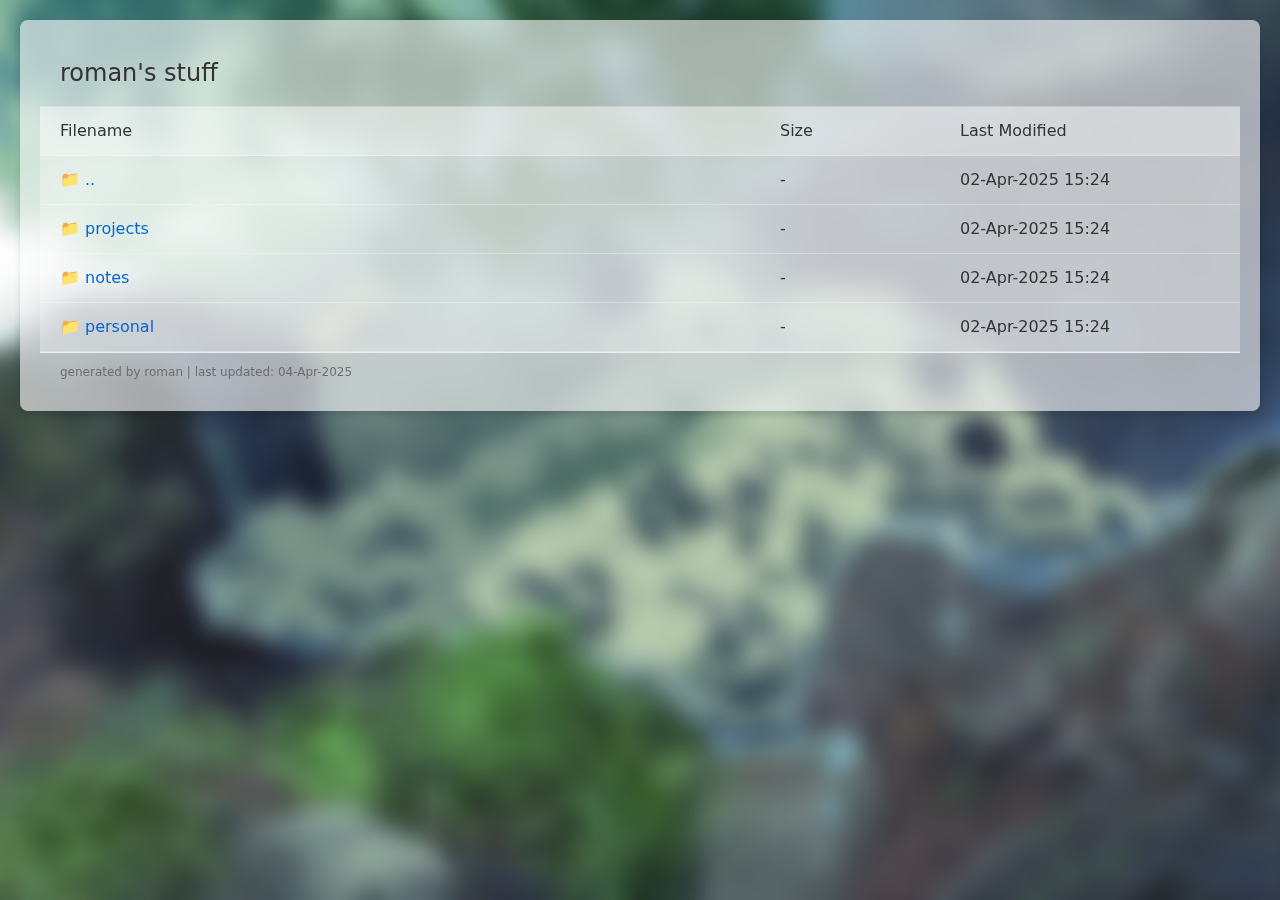
<file: blog/index.html>
<!DOCTYPE html>
<html lang="en">
<head>
  <meta http-equiv="Cache-Control" content="no-cache, no-store, must-revalidate">
  <meta http-equiv="Pragma" content="no-cache">
  <meta http-equiv="Expires" content="0">
  <meta charset="UTF-8">
  <meta name="viewport" content="width=device-width, initial-scale=1.0">
  <title> Index of /blog/ </title>
  <style>
    body {
      font-family: system-ui, -apple-system, BlinkMacSystemFont, 'Segoe UI', Roboto, Arial, sans-serif;
      line-height: 1.5;
      margin: 0;
      padding: 20px;
      color: #333;
      background-image: url('/assets/static/bg3.png');
      background-size: cover;
      background-position: center;
      background-attachment: fixed;
    }
    .container {
      max-width: 1200px;
      margin: 0 auto;
      background-color: rgba(255, 255, 255, 0.6);
      border-radius: 8px;
      box-shadow: 0 4px 6px rgba(0,0,0,0.1);
      overflow: hidden;
      backdrop-filter: blur(10px);
      padding: 20px;
    }
    .header {
      padding: 15px 20px;
      border-bottom: 1px solid rgba(255, 255, 255, 0.3);
    }
    h1 {
      font-size: 24px;
      margin: 0;
      font-weight: 500;
      color: #333;
    }
    table {
      width: 100%;
      border-collapse: collapse;
    }
    th {
      text-align: left;
      padding: 12px 20px;
      border-bottom: 1px solid rgba(255, 255, 255, 0.3);
      font-weight: 500;
      color: #333;
      background-color: rgba(255, 255, 255, 0.5);
    }
    td {
      padding: 12px 20px;
      border-bottom: 1px solid rgba(255, 255, 255, 0.3);
      background-color: rgba(255, 255, 255, 0.3);
    }
    tr:hover {
      background-color: rgba(255, 255, 255, 0.5);
    }
    a {
      color: #0366d6;
      text-decoration: none;
    }
    a:hover {
      text-decoration: underline;
    }
    .file-icon {
      color: #8e8e93;
      font-size: 16px;
      margin-right: 5px;
    }
    .folder-icon {
      color: #0366d6;
      font-size: 16px;
      margin-right: 5px;
    }
    .parent {
      display: flex;
      align-items: center;
      cursor: pointer;
    }
    .indent {
      padding-left: 30px;
    }
    .footer {
      padding: 10px 20px;
      color: #6e6e6e;
      font-size: 12px;
      border-top: 1px solid #eee;
    }
  </style>
</head>
<body>

  <div class="container">
    <div class="header"><h1>roman's stuff</h1></div>
    <table>
      <thead>
        <tr><th style="width: 60%">Filename</th><th style="width: 15%">Size</th><th style="width: 25%">Last Modified</th></tr>
      </thead>
      <tbody>
        <tr><td><a href="../" class="parent"><span class="folder-icon">📁</span> ..</a></td><td>-</td><td>02-Apr-2025 15:24</td></tr>
        <tr><td><a href="javascript:void(0);" class="parent" onclick="toggleDropdown('networking-dropdown', 'networking-icon')"><span class="folder-icon" id="networking-icon">📁</span> projects</a></td><td>-</td><td>02-Apr-2025 15:24</td></tr>
      </tbody>
      <tbody id="networking-dropdown" style="display: none;">
        <tr><td class="indent"><a href="DNS-Server.html"><span class="file-icon">📄</span> Building a Self-Hosted DNS Server To Maximize Focus</a></td><td>3 KB</td><td>02-Apr-2025 15:26</td></tr>
        <tr><td class="indent"><a href="../placeholder/"><span class="file-icon">📄</span> Turning an iPhone 4 Into a Home Network Utility</a></td><td>2 KB</td><td>31-Jan-2023 15:26</td></tr>
        <tr><td class="indent"><a href="#"><span class="file-icon">📄</span> Automating Daily Nmap Scans With Bash</a></td><td>1 KB</td><td>13-Mar-2023 15:26</td></tr>
        <tr><td class="indent"><a href="Linux-Automation.html"><span class="file-icon">📄</span> Automating my Linux Environment (Dotfiles + Install Script)</a></td><td>—</td><td>—</td></tr>
        <tr><td class="indent"><a href="#"><span class="file-icon">📄</span> My Home Emulation Machine and FTP Server</a></td><td>—</td><td>—</td></tr>
        <tr><td class="indent"><a href="Future-Plans.html"><span class="file-icon">📄</span> 「 Current Projects & Future Plans 」</a></td><td>—</td><td>—</td></tr>
      </tbody>
      <tbody>
        <tr><td><a href="javascript:void(0);" class="parent" onclick="toggleDropdown('tech-dropdown', 'tech-icon')"><span class="folder-icon" id="tech-icon">📁</span> notes</a></td><td>-</td><td>02-Apr-2025 15:24</td></tr>
      </tbody>
      <tbody id="tech-dropdown" style="display: none;">
        <tr><td class="indent"><a href="Subnetting.html"><span class="file-icon">📄</span> Practical Subnetting: My Guide</a></td><td>38.5 KB</td><td>28-Aug-2025</td></tr>
        <tr><td class="indent"><a href="902kc-Guide.html"><span class="file-icon">📄</span> Kyocera 902KC Setup Guide</a></td><td>28.67 KB</td><td>08-Sep-2025 </td></tr>
        <tr><td class="indent"><a href="#"><span class="file-icon">📄</span> My Productivity Workflow + Home Lab</a></td><td>?? KB</td><td>02-Apr-2025 15:24</td></tr>
      </tbody>
      <tbody>
        <tr><td><a href="javascript:void(0);" class="parent" onclick="toggleDropdown('personal-dropdown', 'personal-icon')"><span class="folder-icon" id="personal-icon">📁</span> personal</a></td><td>-</td><td>02-Apr-2025 15:24</td></tr>
      </tbody>
      <tbody id="personal-dropdown" style="display: none;">
        <tr><td class="indent"><a href="photos.html"><span class="file-icon">📄</span> Photos</a></td><td>2 KB</td><td>31-Jan-2023 15:26</td></tr>
      </tbody>
    </table>
    <div class="footer">generated by roman | last updated: 04-Apr-2025</div>
  </div>
  <script>
    function toggleDropdown(id, iconId) {
      const dropdown = document.getElementById(id);
      const icon = document.getElementById(iconId);
      const isOpen = dropdown.style.display === 'table-row-group';
      dropdown.style.display = isOpen ? 'none' : 'table-row-group';
      icon.textContent = isOpen ? '📁' : '📂';
    }
  </script>
</body>
</html>
</file>
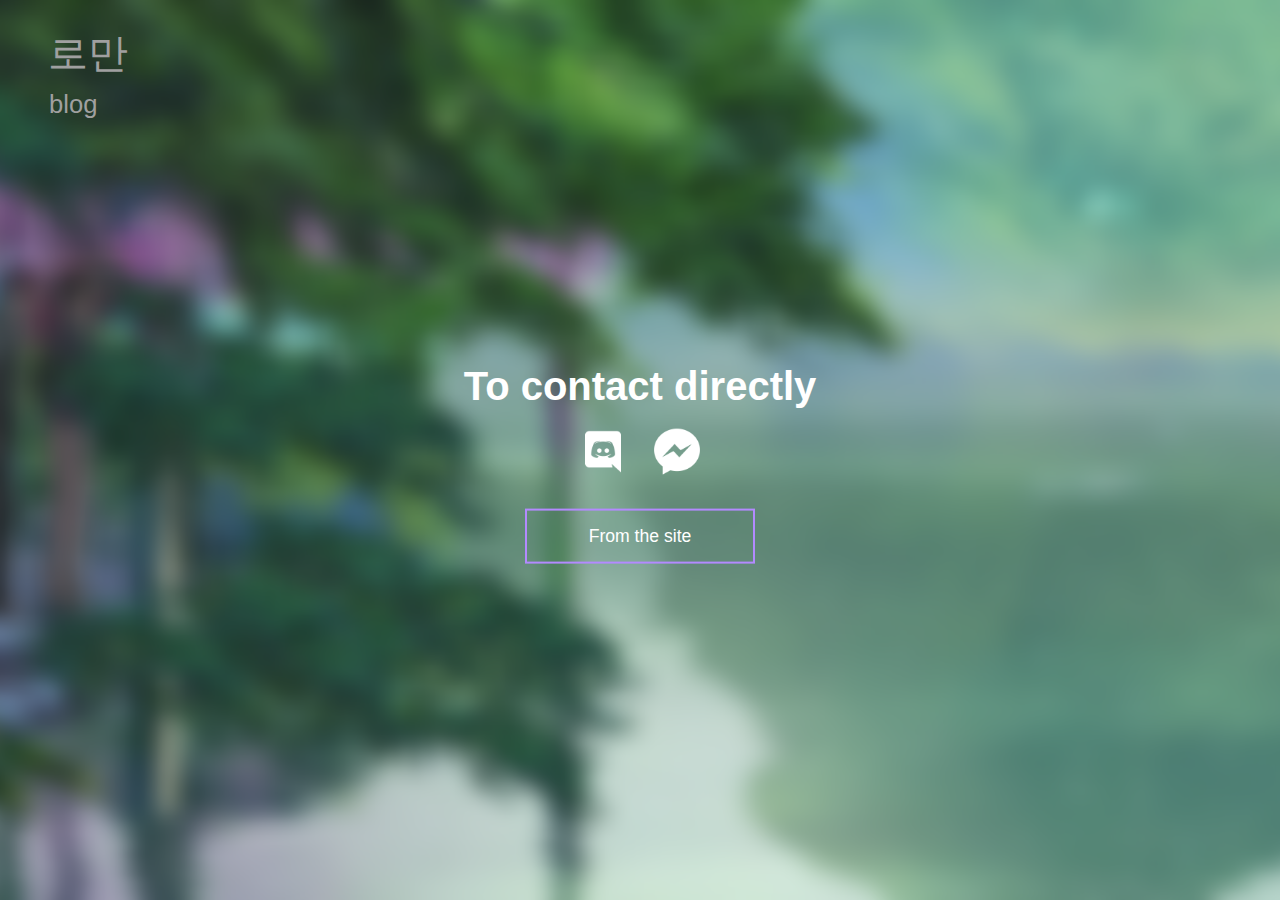
<file: contact/index.html>
<!DOCTYPE html>
<html lang="en">
<head>
  <meta charset="UTF-8" />
  <meta name="viewport" content="width=device-width, initial-scale=1.0" />
  <title>Contact Me</title>
  <link rel="stylesheet" href="/assets/css/contact.css" />
</head>
<body>

<header>
<div style="position: absolute; top: 2px; left: 0px; transform: scale(1);">
  <div class="brand-column">
      <a href="/" class="home-link">로만 </a>
</div>
<div style="position: absolute; left: 49px; top: 88px; transform: scale(1);">
<div class=brand-column">
	<div class="back-button" onclick="window.location.href='/blog'">blog</div>
    </div>
    </div>
</header>

<div class="content">
  <h1>To contact directly</h1>
  <div class="social-icons">
    <a href="https://discordlookup.com/user/273254125603651585">
      <img src="/assets/static/discord.png" alt="Discord" />
    </a>
    <a href="https://m.me/hollywoodvishnu/">
      <img src="/assets/static/messenger.png" alt="Messenger" />
    </a>
  </div>
  
  <div class="contact-box" onclick="toggleForm()">From the site</div>
  
  <div class="contact-form" id="contact-form">
    <form action="https://formspree.io/f/meozpjlo" method="POST" enctype="multipart/form-data">
      <label for="email">Email:</label>
      <input type="email" id="email" name="email" required />

      <label for="message">Message:</label>
      <textarea id="message" name="message" rows="4" required oninput="adjustFormSize()"></textarea>

      <div class="file-upload">
        <label for="file-upload-input">
          Send a file (max. 10 Mb)
          <img src="/assets/static/upload.png" alt="Upload" style="width: 18px; height: 18px; margin-left: 6px; vertical-align: middle;" />
        </label>
        <input type="file" id="file-upload-input" name="file-upload" accept="*/*" onchange="updateFileName()" />
        
        <span id="file-info">
          <span id="file-name" class="file-name"></span>
          <span class="remove-file" onclick="removeFile()">
            <img src="/assets/static/trash.png" alt="Remove file" style="width: 19px; height: 19px;" />
          </span>
        </span>
      </div>

      <button type="submit">Send Message</button>
    </form>
  </div>
</div>

<script>
  function toggleForm() {
    const form = document.getElementById('contact-form');
    form.style.display = form.style.display === 'block' ? 'none' : 'block';
  }

  function adjustFormSize() {
    const messageBox = document.getElementById('message');
    const form = document.getElementById('contact-form');
    form.style.minHeight = messageBox.scrollHeight + 100 + 'px';
  }

  function updateFileName() {
    const fileInput = document.getElementById('file-upload-input');
    const fileNameDisplay = document.getElementById('file-name');
    const removeBtn = document.querySelector('.remove-file');

    if (fileInput.files.length > 0) {
      fileNameDisplay.textContent = fileInput.files[0].name;
      fileNameDisplay.style.display = 'inline-block';
      removeBtn.style.display = 'inline-block';
    } else {
      fileNameDisplay.textContent = '';
      fileNameDisplay.style.display = 'none';
      removeBtn.style.display = 'none';
    }
  }

  function removeFile() {
    const fileInput = document.getElementById('file-upload-input');
    const fileNameDisplay = document.getElementById('file-name');
    const removeBtn = document.querySelector('.remove-file');

    fileInput.value = '';
    fileNameDisplay.textContent = '';
    fileNameDisplay.style.display = 'none';
    removeBtn.style.display = 'none';
  }
</script>

</body>
</html>
</file>
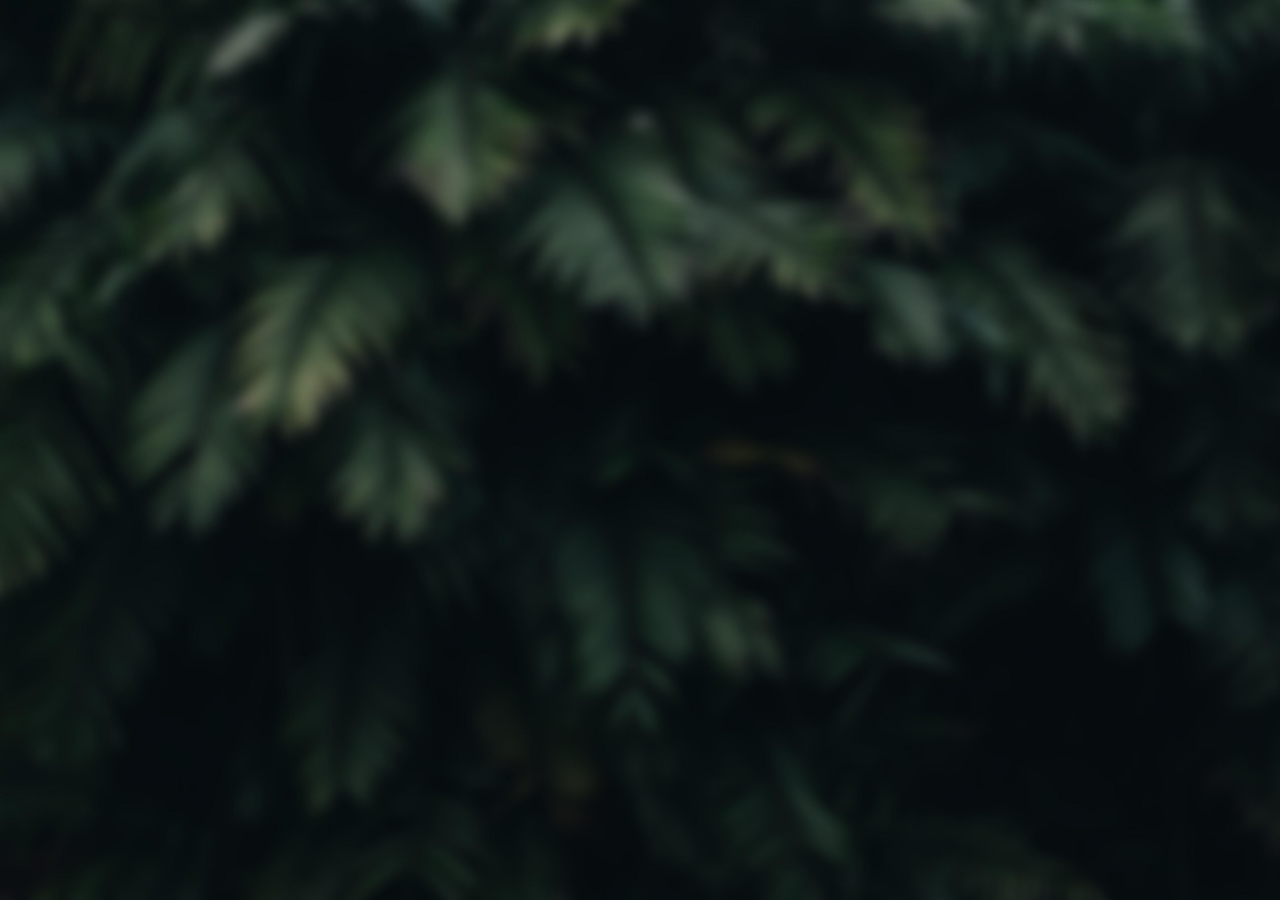
<file: links/index.html>
<!DOCTYPE html>
<html lang="en">
<head>
  <meta charset="UTF-8" />
  <meta name="viewport" content="width=device-width, initial-scale=1.0" />
  <title>Links - Roman Todd</title>

  <style>
    @import url('https://fonts.googleapis.com/css2?family=Geist+Mono:wght@300;400;500;600&display=swap');

    body {
      font-family: 'Geist Mono', monospace;
      margin: 0;
      padding: 0;
      display: flex;
      flex-direction: column;
      align-items: center;
      justify-content: flex-start;
      background-size: cover;
      background-position: center;
      background-repeat: no-repeat;
      min-height: 100vh;
      overflow: hidden;
    }

    .mobile-img {
      display: block;
    }

    .desktop-img {
      display: none;
    }

    @media (min-width: 500px) {
      body {
        justify-content: center;
      }

      .profile-container {
        margin-top: 0;
      }

      .mobile-img {
        display: none;
      }

      .desktop-img {
        display: block;
      }
    }

    .profile-container {
      display: flex;
      flex-direction: column;
      align-items: center;
      margin-top: 30px;
      text-align: center;
    }

    .profile-pic {
      width: 110px;
      height: 110px;
      border-radius: 50%;
      margin-bottom: 12px;
      margin-left: 5px;
      background-image: url('/assets/static/links-frame.jpg');
      background-size: cover;
      background-position: center;
    }

    .name {
      color: #757575;
      font-size: 1.7rem;
      margin: 0;
      font-style: italic;
      padding-left: 10px;
      text-align: center;
    }

    .korean-name {
      color: #757575;
      font-size: 1.3rem;
      font-style: italic;
      margin: 5px 0 10px 0;
      position: relative;
      left: -2px;
      text-align: center;
    }

    .links {
      width: 200%;
      max-width: 400px;
      display: flex;
      flex-direction: column;
      gap: 12px;
      padding: 15px;
      position: relative;
      margin-left: -110px;
    }

    .link-item {
      background: white;
      padding: 14px;
      border-radius: 10px;
      text-align: center;
      text-decoration: none;
      color: #333;
      font-size: 1.1rem;
      border: 1px solid #e0e0e0;
    }

    .link-item:hover {
      background: #eaeaea;
    }

    .page-wrapper {
      opacity: 0;
      transform: translateY(-20px);
      animation: fadeSlide 1s ease forwards;
    }

    @keyframes fadeSlide {
      to {
        opacity: 1;
        transform: translateY(0);
      }
    }

    @media (max-width: 500px) {
      .page-wrapper {
        transform: scale(0.85);
        margin-top: 40px;
        transform-origin: top center;
      }
    }

    @media (max-width: 500px) {
      body {
        transform: scale(0.90);
        margin-top: 40px;
        transform-origin: top center;
      }
    }

    .ascii-smile {
      color: #757575;
      font-style: italic;
      font-size: 1.1rem;
      text-align: center;
      margin-top: 5px;
      position: relative;
      left: 2px;
    }
  </style>
</head>

<body style="background-image: url('/assets/static/links.jpeg');">
  <div class="page-wrapper">

    <div class="profile-container">
      <div class="profile-pic"></div>
      <h1 class="name">Roman Todd ︎</h1>
      <h2 class="korean-name">「 로만 」</h2>
    </div>

    <div class="links">
      <a href="https://rjtodd.org/" class="link-item">website</a>
      <a href="https://www.youtube.com/@romxn4k/" class="link-item">youtube</a>
      <a href="https://rjtodd.org/contact/" class="link-item">contact</a>
    </div>

    <p class="ascii-smile">stay cozy.</p>

  </div>
</body>
</html>
</file>
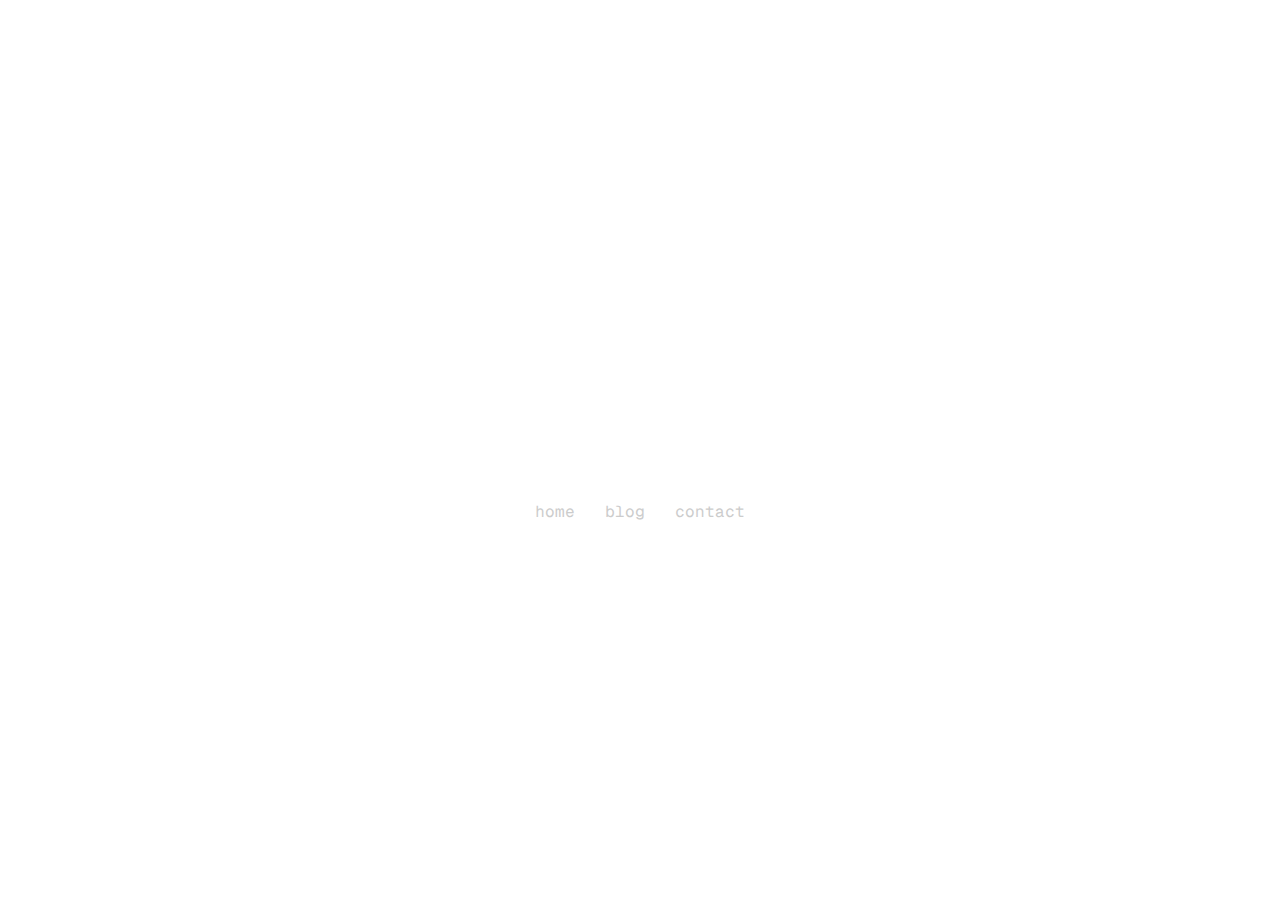
<file: placeholder/index.html>
<!DOCTYPE html>
<html lang="en">
<head>
  <meta charset="UTF-8">
  <title>Roman Todd - Check back soon!</title>
  <link href="https://fonts.googleapis.com/css2?family=Geist+Mono&display=swap" rel="stylesheet">
  <style>
    body {
      margin: 0;
      height: 100vh;
      display: flex;
      flex-direction: column;
      justify-content: center;
      align-items: center;
      background: url('https://i.imgur.com/u8nOJNV.png') no-repeat center center fixed;
      background-size: cover;
      font-family: 'Geist Mono', monospace;
      color: #fff;
      text-align: center;
    }
    h1 {
      font-size: 2rem;
      margin-bottom: 0.5rem;
    }
    p {
      font-size: 1rem;
      margin-bottom: 1rem;
    }
    .links a {
      margin: 0 10px;
      text-decoration: none;
      color: #ccc;
      transition: color 0.2s ease;
    }
    .links a:hover {
      color: #fff;
    }
  </style>
</head>
<body>
  <h1>Roman Todd - Check back soon!</h1>
  <p>This page is currently under development.</p>
  <div class="links">
    <a href="/">home</a>
    <a href="/blog/">blog</a>
    <a href="/contact/">contact</a>
  </div>
</body>
</html>
</file>
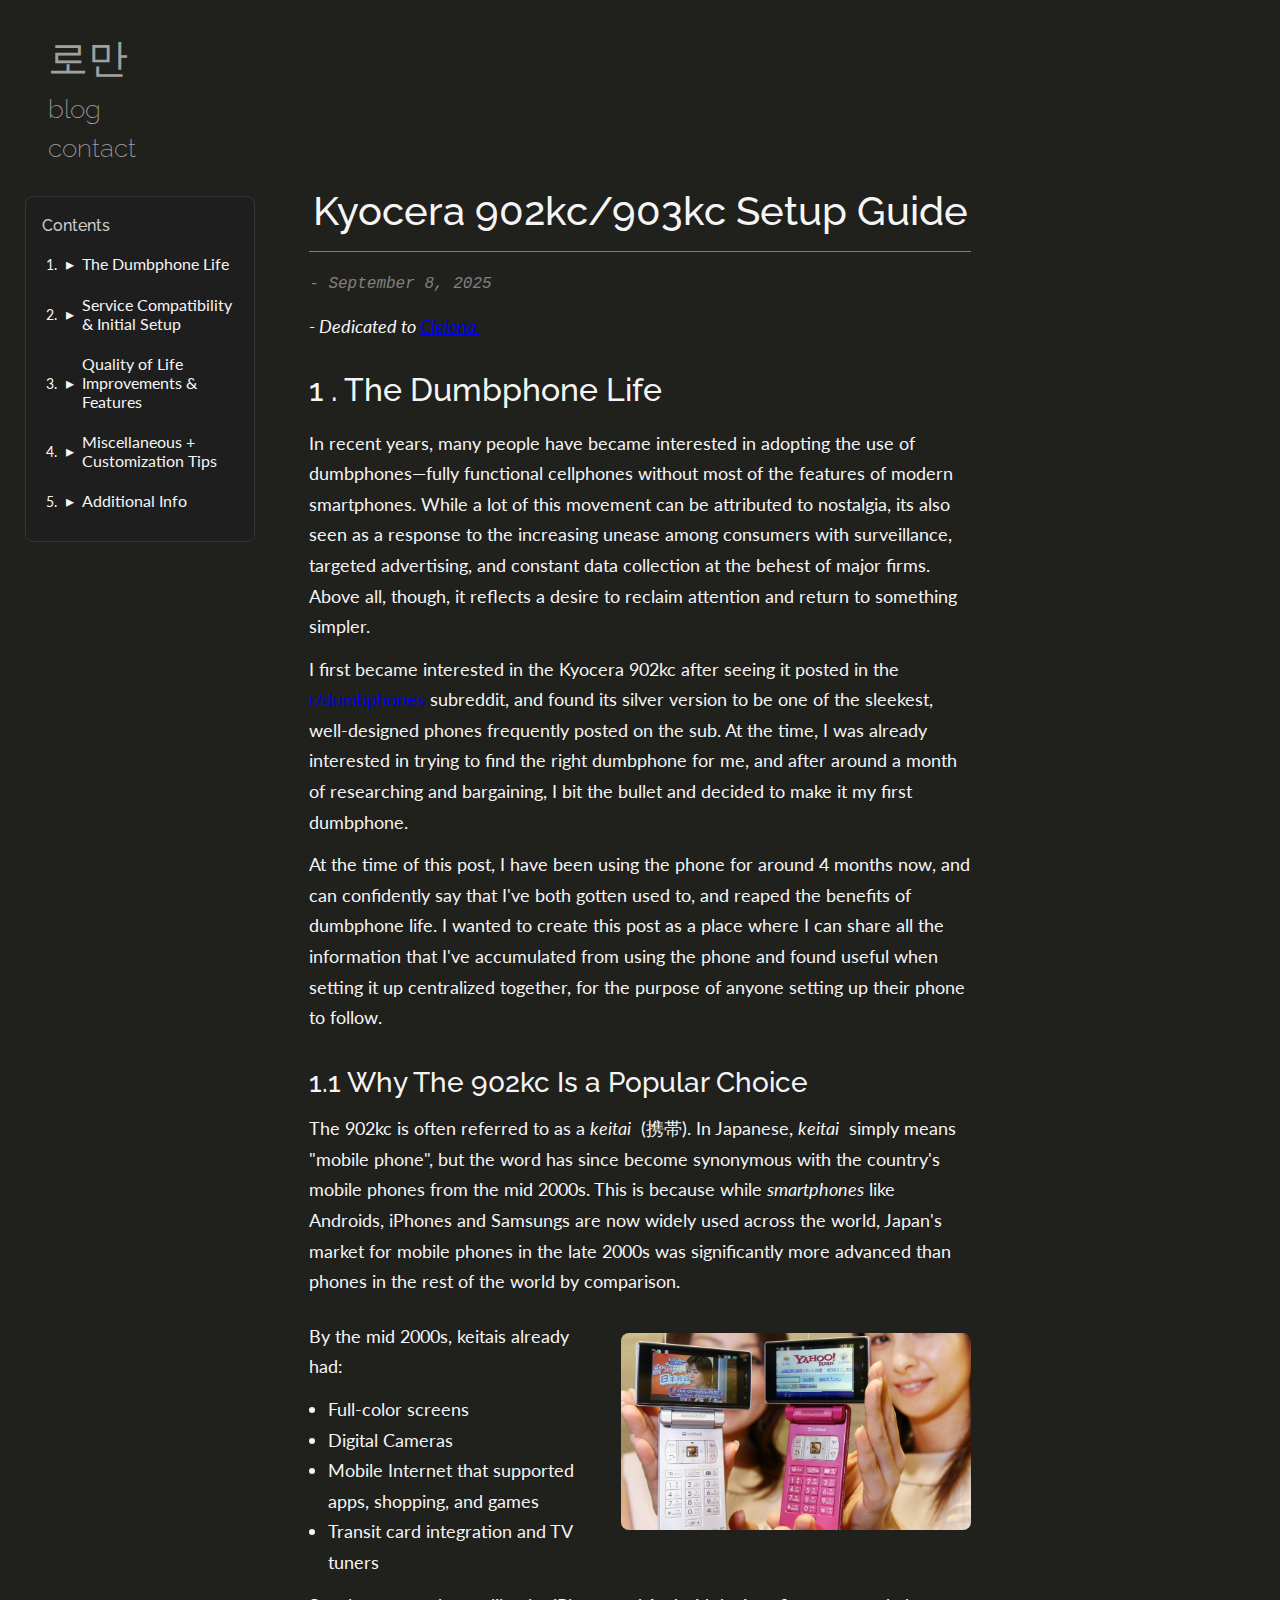
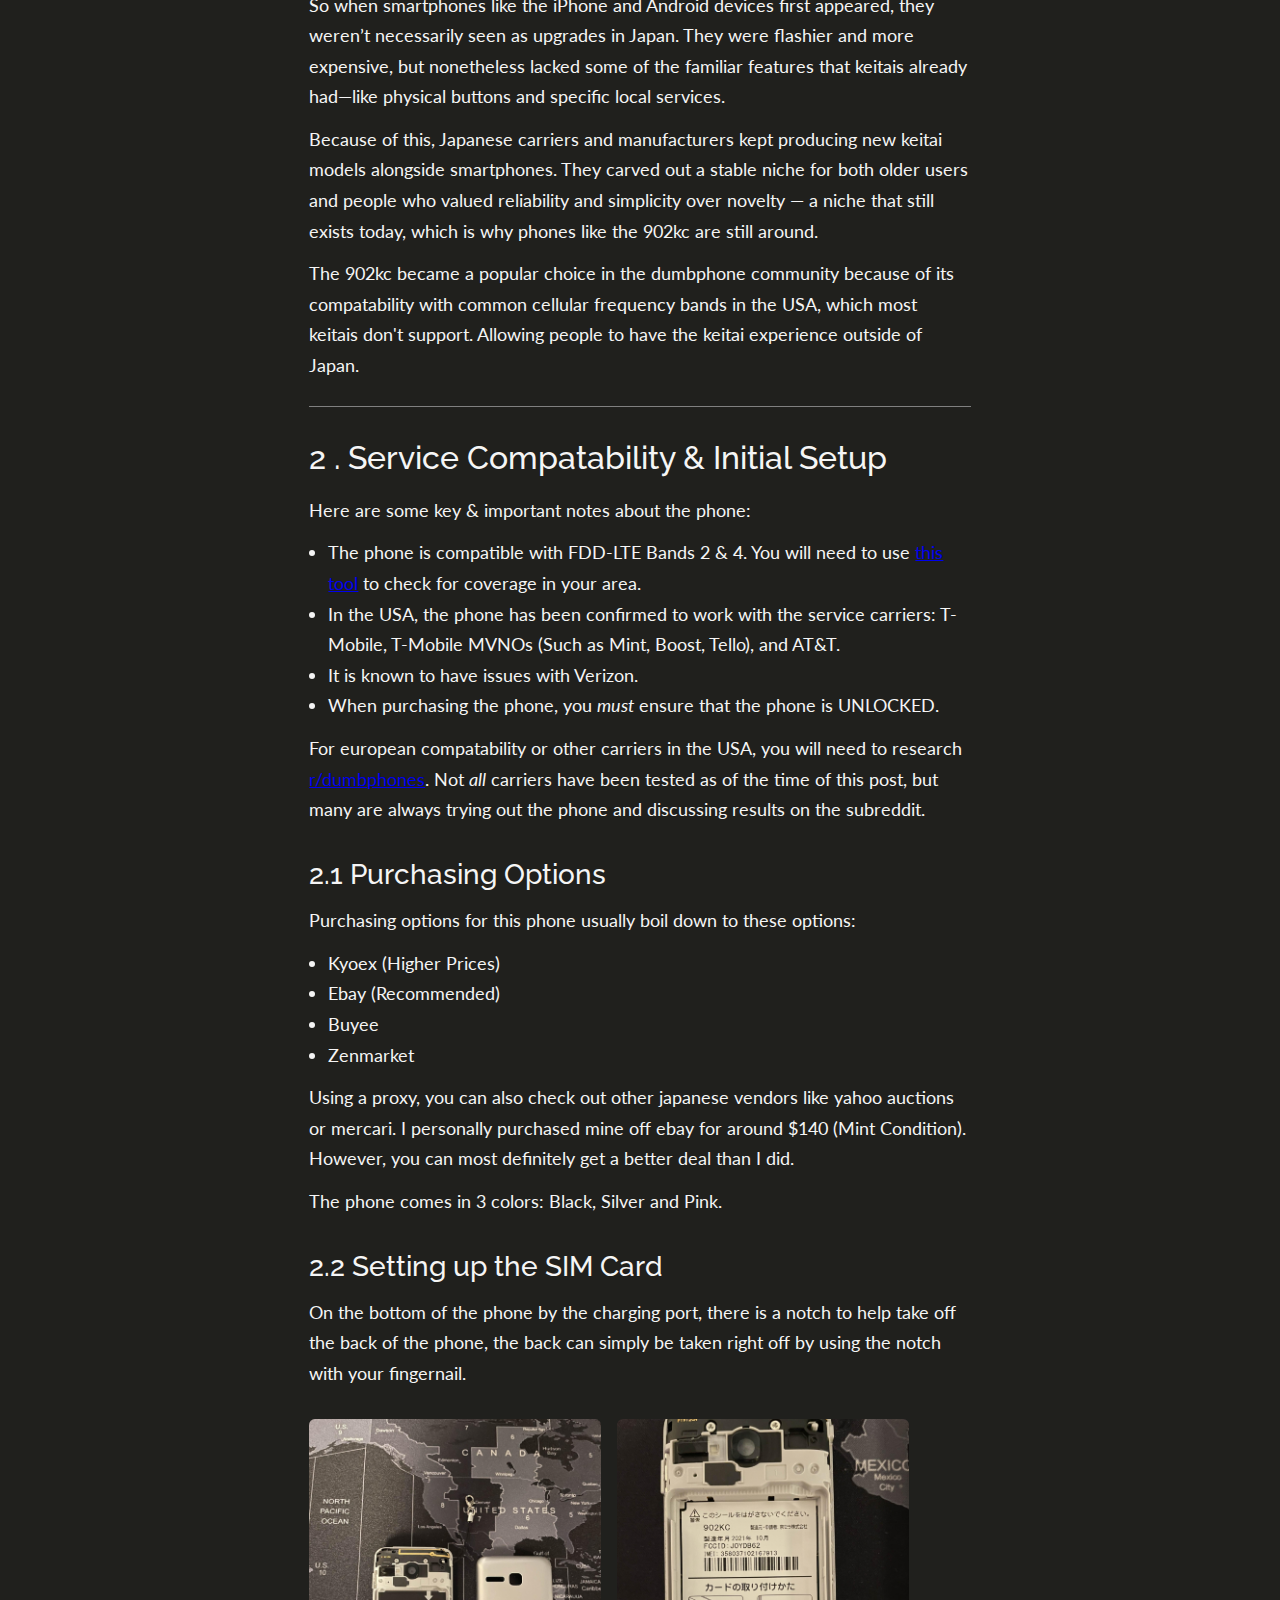
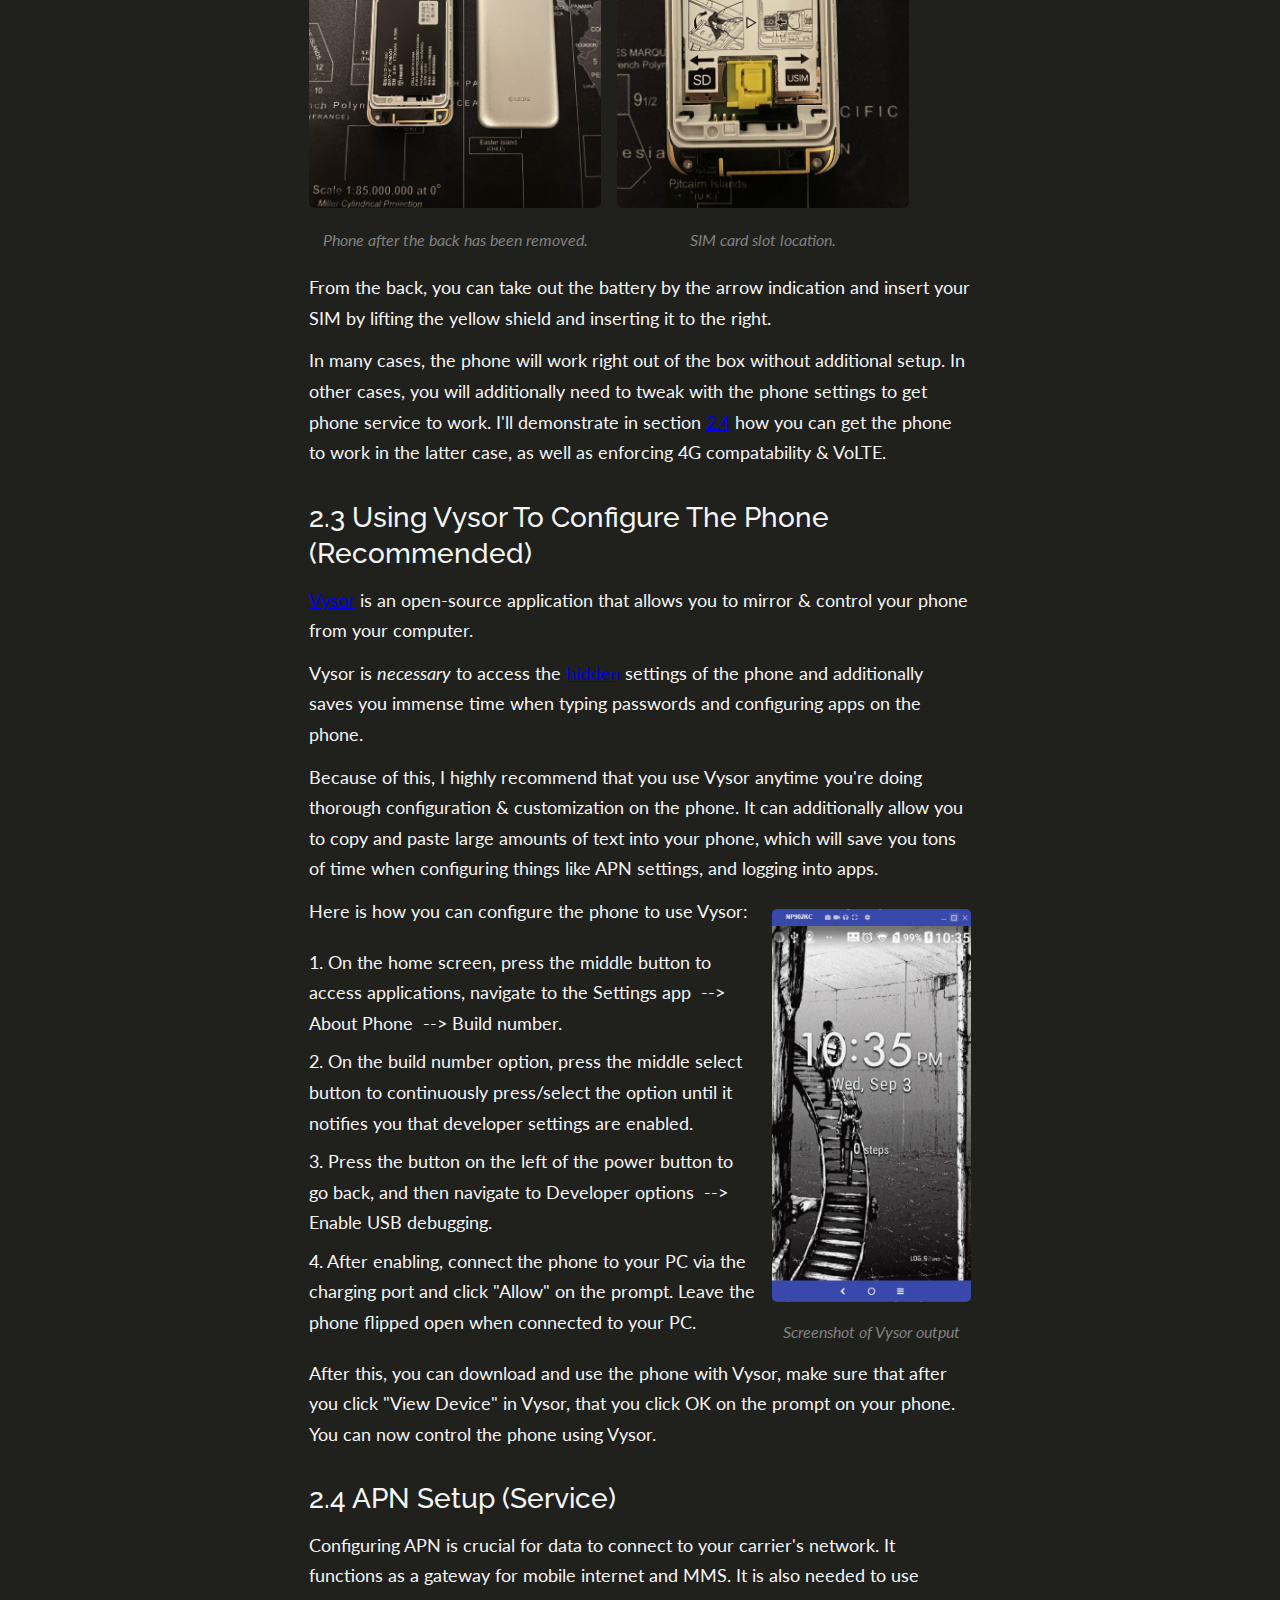
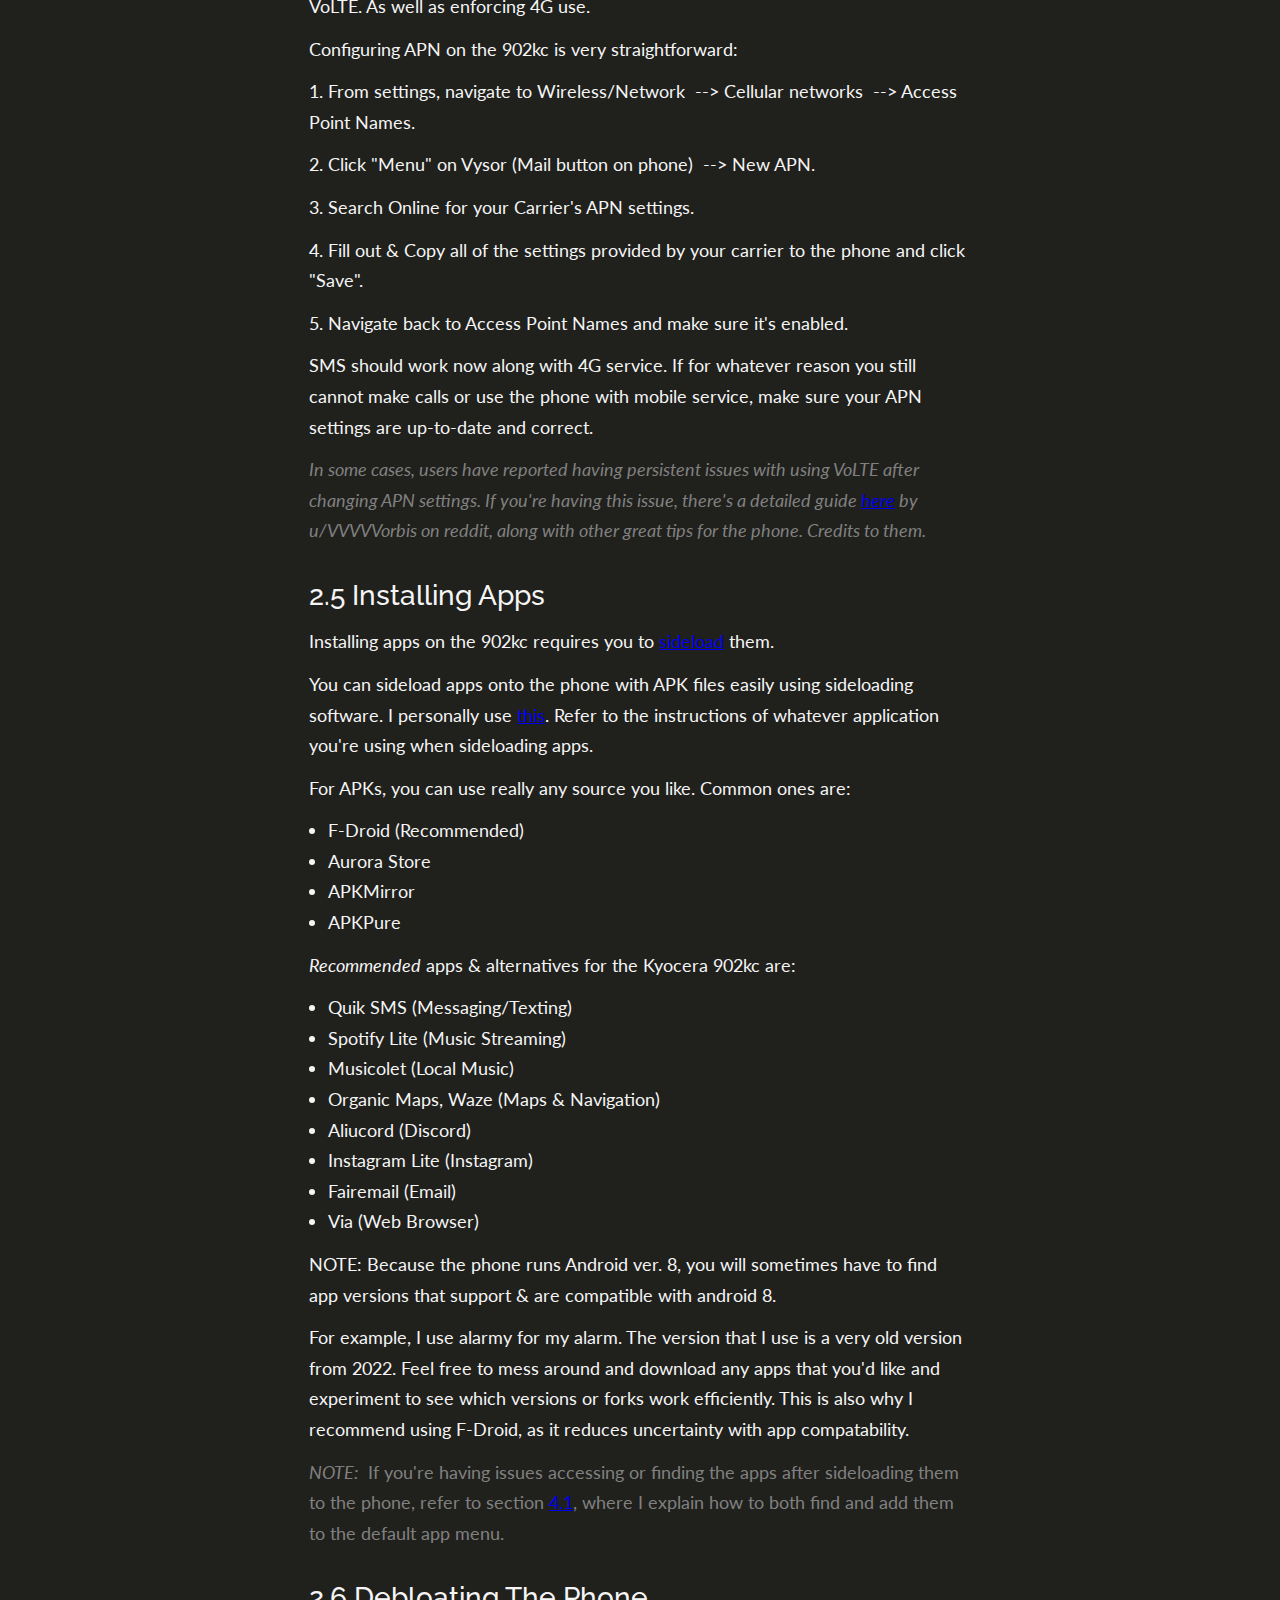
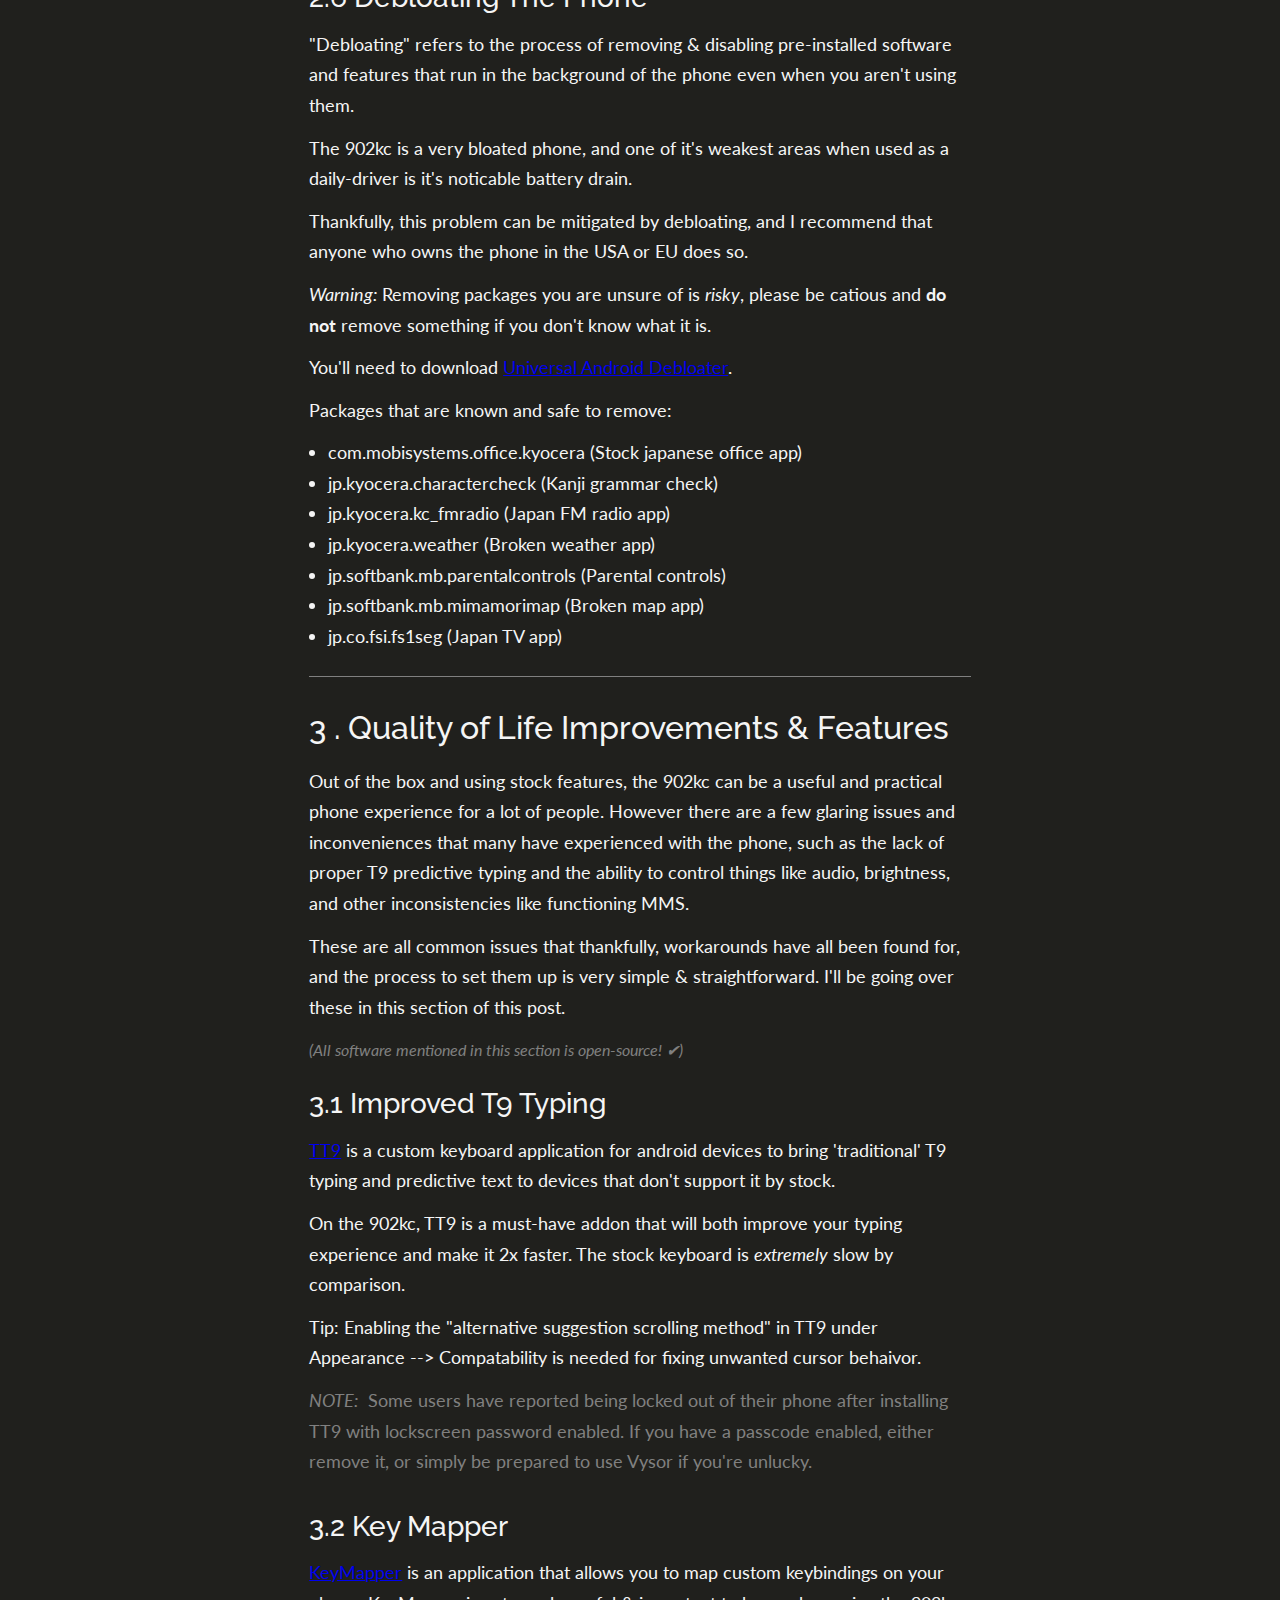
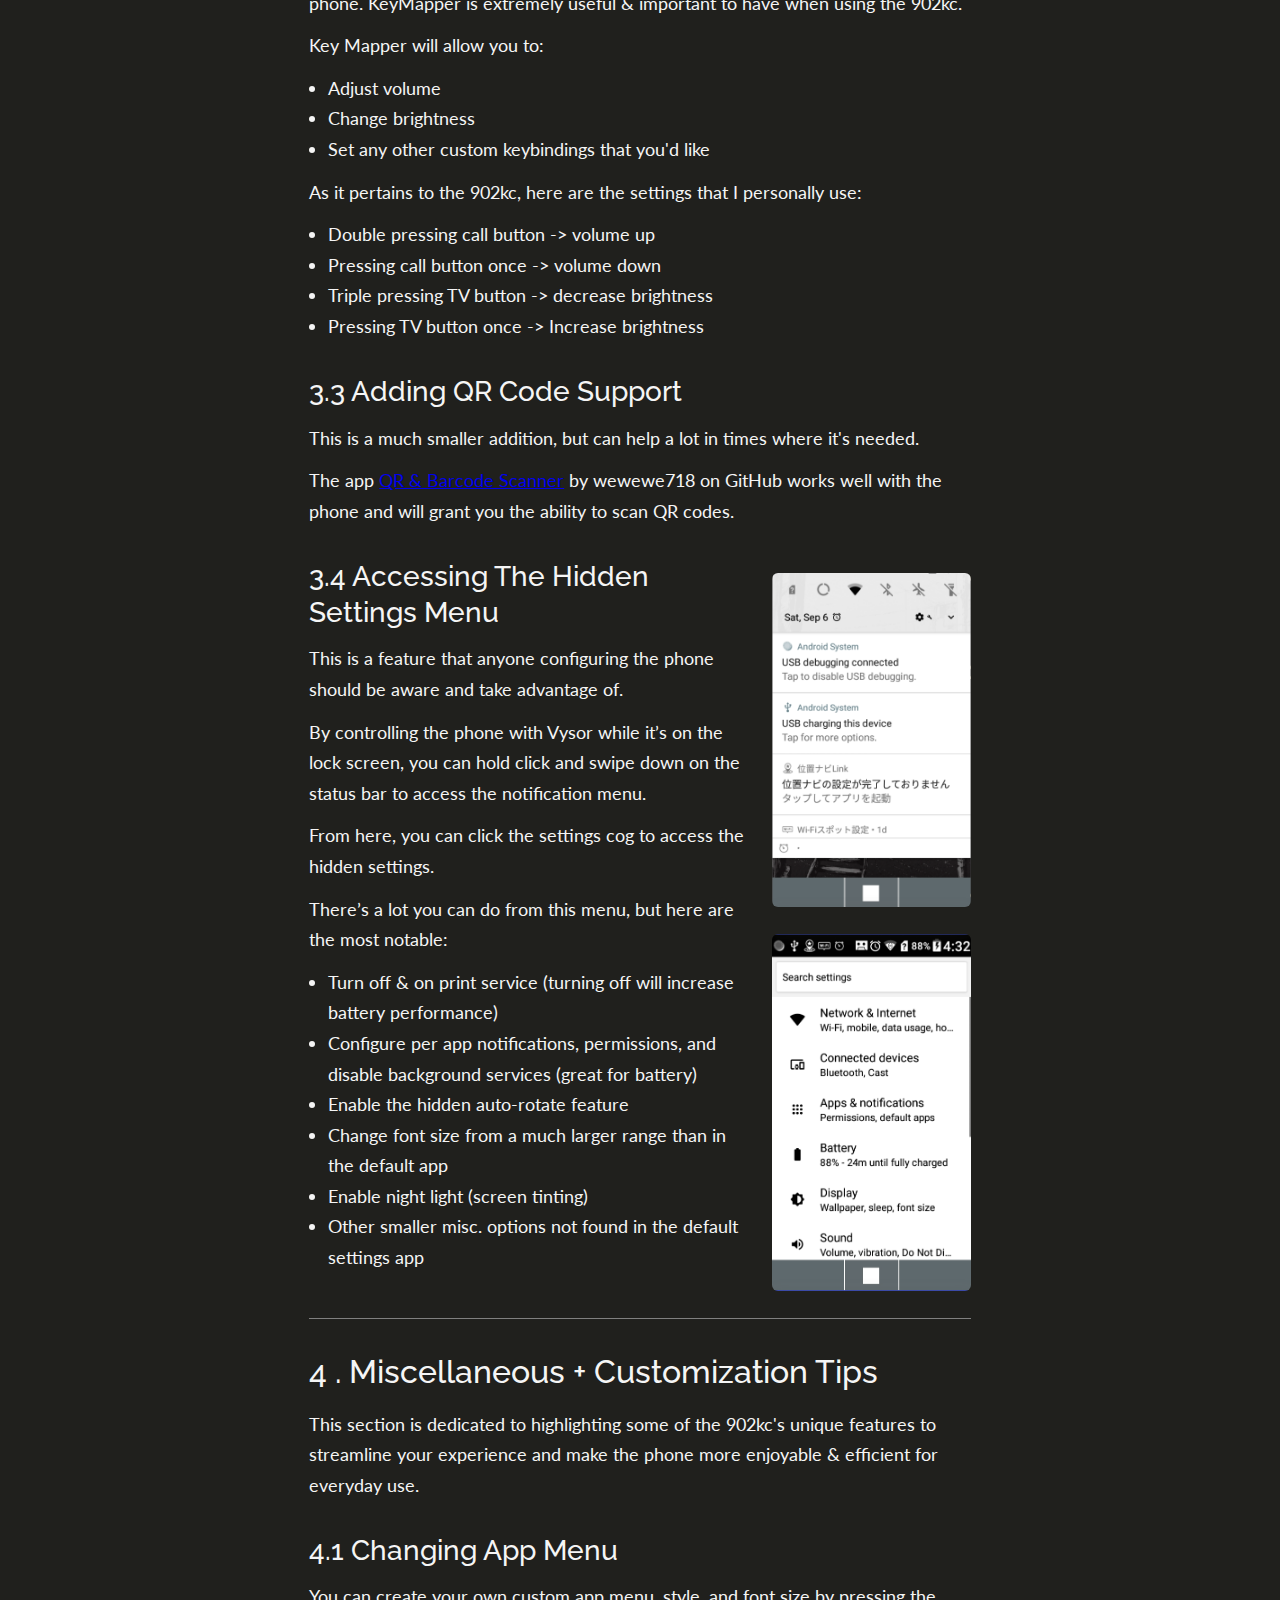
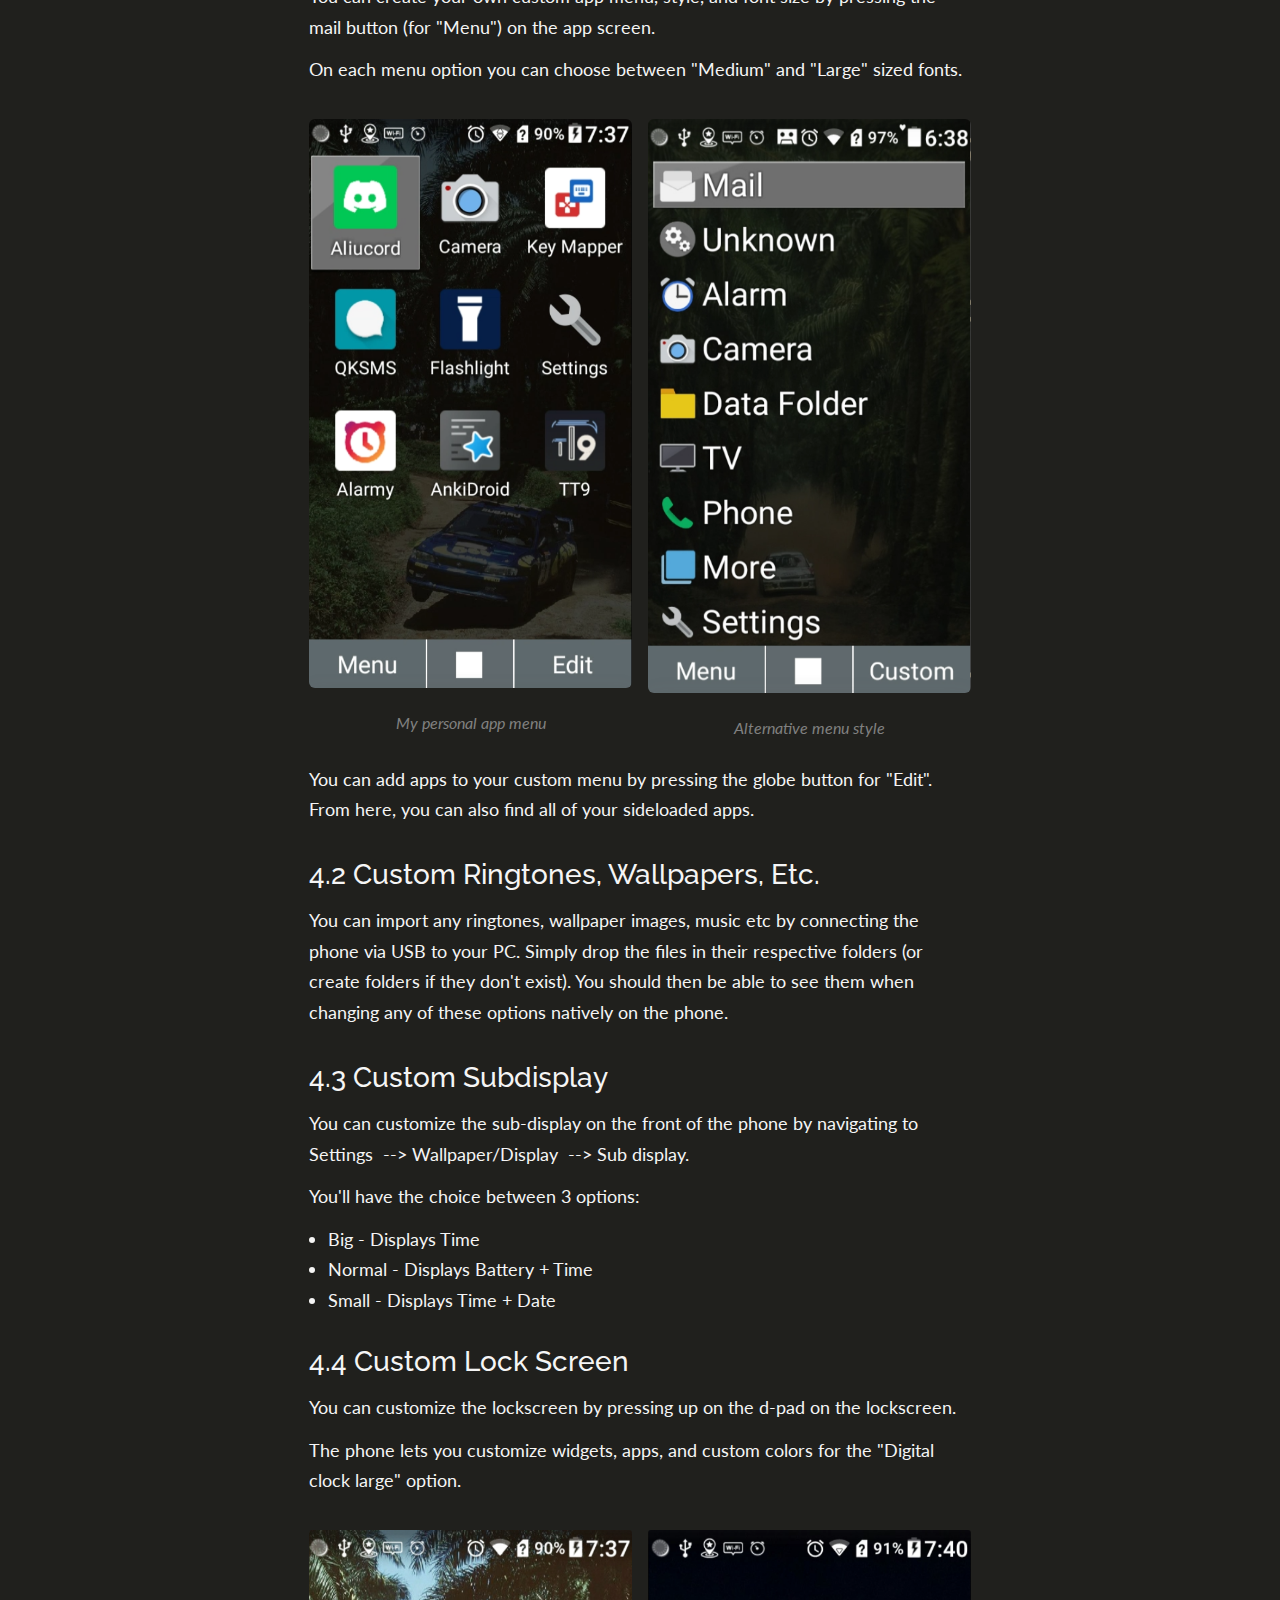
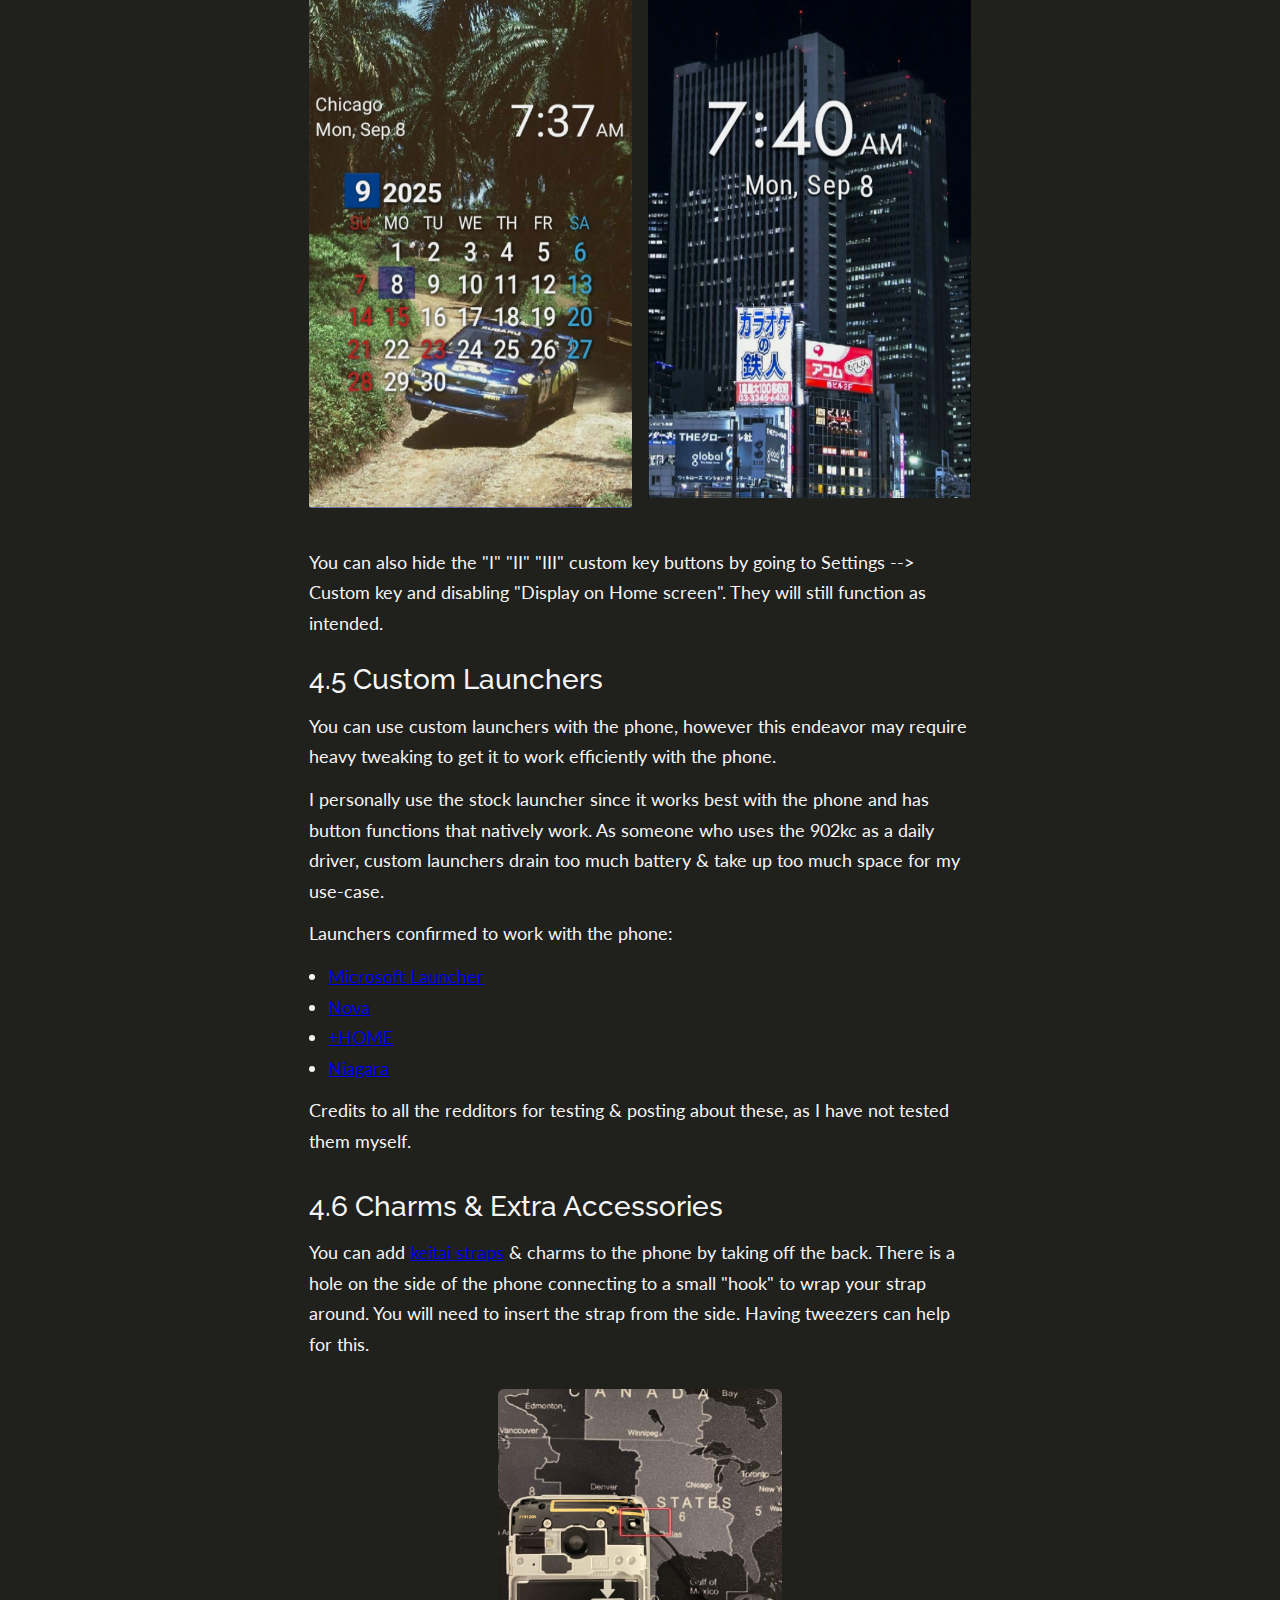
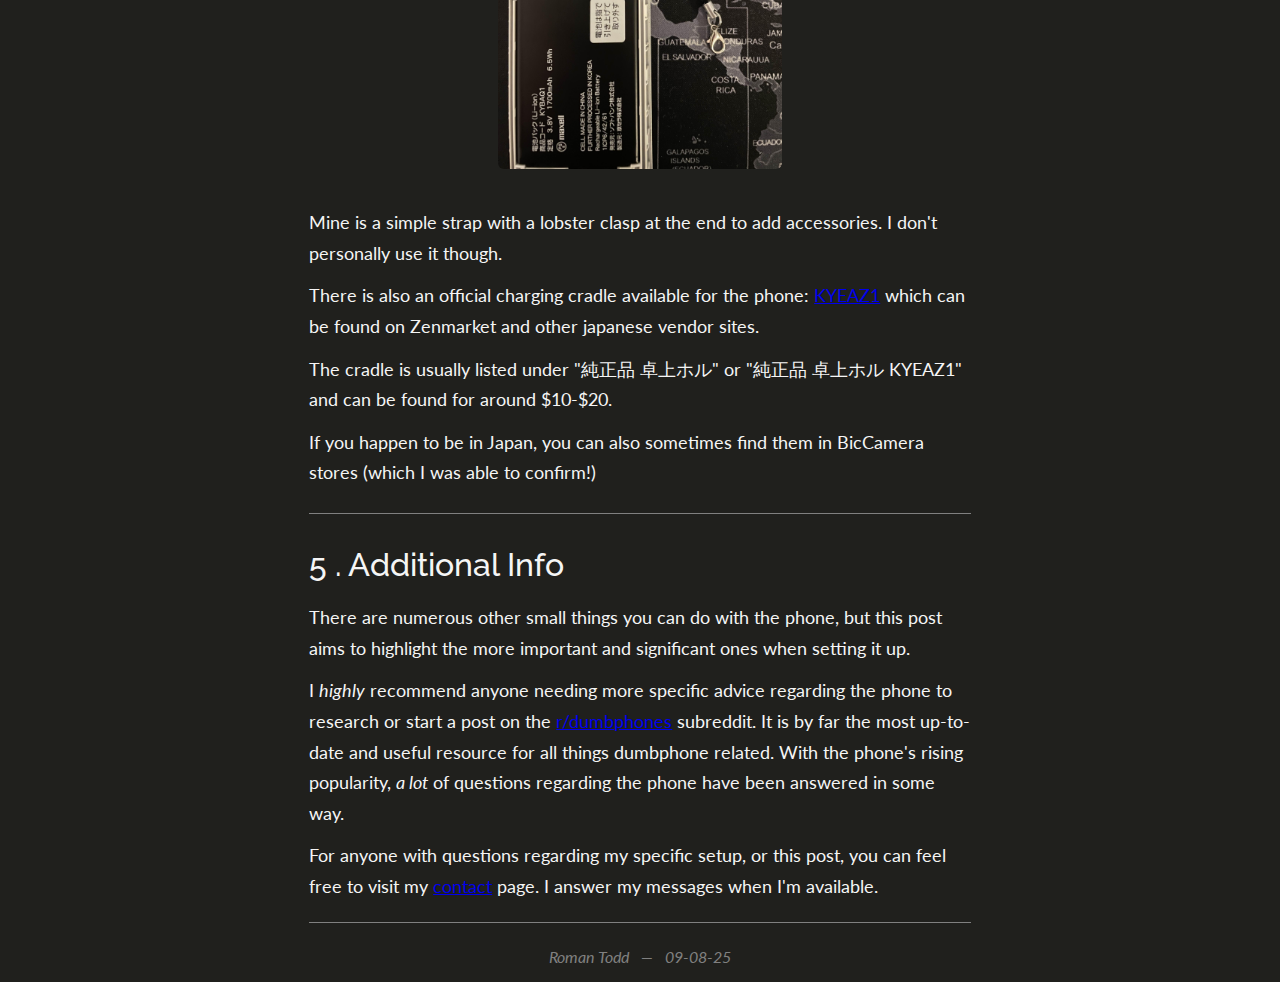
<file: blog/902kc.html>
<!DOCTYPE html>
<html lang="en">
<head>
  <meta charset="UTF-8" />
  <meta name="viewport" content="width=device-width, initial-scale=1.0" />
  <title>Kyocera 902KC: A Setup Guide - Roman Todd</title>
  <link href="https://fonts.googleapis.com/css2?family=Lato:wght@400;700&family=Raleway:wght@400;700&display=swap" rel="stylesheet">
  <link rel="stylesheet" href="../assets/css/902kc.css" />
</head>
<body>

<header>
  <div class="brand-column">
    <a href="../" class="home-link">로만</a>
    <button class="back-button" onclick="window.location.href='../blog'">blog</button>
    <button class="back-button" onclick="window.location.href='../contact'">contact</button>
  </div>
</header>

<div class="blog-wrapper">
  <aside class="toc">
    <h2>Contents</h2>
    <ol>
      <li>
        <details>
          <summary>The Dumbphone Life</summary>
          <ol>
            <li><a href="#why">&nbsp;Why The 902kc Is a &nbsp;Popular Choice</a></li>
          </ol>
        </details>
      </li>

      <li>
        <details>
          <summary>Service Compatibility & Initial Setup</summary>
          <ol>
            <li><a href="#purchasing-options">&nbsp;Purchasing Options</a></li>
            <li><a href="#sim-setup">&nbsp;Setting up the SIM Card</a></li>
            <li><a href="#vysor">&nbsp;Using Vysor To &nbsp;Configure The Phone</a></li>
            <li><a href="#apn">&nbsp;APN Setup (Service)</a></li>
            <li><a href="#apps">&nbsp;Installing Apps</a></li>
            <li><a href="#debloat">&nbsp;Debloating The Phone</a></li>
          </ol>
        </details>
      </li>

      <li>
        <details>
          <summary>Quality of Life Improvements & Features</summary>
          <ol>
            <li><a href="#t9">&nbsp;Improved T9 Typing</a></li>
            <li><a href="#keymapper">&nbsp;Key Mapper</a></li>
            <li><a href="#qrcode">&nbsp;Adding QR Code &nbsp;Support</a></li>
            <li><a href="#hidden-settings">&nbsp;Accessing The Hidden &nbsp;Settings Menu</a></li>
          </ol>
        </details>
      </li>

      <li>
        <details>
          <summary>Miscellaneous + Customization Tips</summary>
          <ol>
            <li><a href="#custom-menu">&nbsp;Changing App Menu</a></li>
            <li><a href="#custom-ringtones">&nbsp;Custom Ringtones, &nbsp;Wallpapers, Etc.</a></li>
            <li><a href="#subdisplay">&nbsp;Custom Subdisplay</a></li>
            <li><a href="#lockscreen">&nbsp;Custom Lock Screen</a></li>
            <li><a href="#launchers">&nbsp;Custom Launchers</a></li>
            <li><a href="#charms">&nbsp;Charms & Extra &nbsp;Accessories</a></li>
          </ol>
        </details>
      </li>

      <li>
        <details>
          <summary>Additional Info</summary>
          <ol>
            <li><a href="#additional-info">&nbsp;Additional Info</a></li>
          </ol>
        </details>
      </li>
    </ol>
  </aside>
</div>


<div class="blog-wrapper">
  <div class="container">
    <h1 class="main-heading">Kyocera 902kc/903kc Setup Guide</h1>
    <p class="post-date">- September 8, 2025</p>
    <p><i>- Dedicated to <a href="https://cleiona.straw.page/">Cleiona.</a></i></p>

    <div style="padding-top: 0.2rem;">
      <h2 id="intro">1 . The Dumbphone Life</h2>
      <p>In recent years, many people have became interested in adopting the use of dumbphones—fully functional cellphones without most of the features of modern smartphones. While a lot of this movement can be attributed to nostalgia, its also seen as a response to the increasing unease among consumers with surveillance, targeted advertising, and constant data collection at the behest of major firms. Above all, though, it reflects a desire to reclaim attention and return to something simpler.</p>
    </div>

    <p>I first became interested in the Kyocera 902kc after seeing it posted in the <a href="https://www.reddit.com/r/dumbphones/">r/dumbphones</a> subreddit, and found its silver version to be one of the sleekest, well-designed phones frequently posted on the sub. At the time, I was already interested in trying to find the right dumbphone for me, and after around a month of researching and bargaining, I bit the bullet and decided to make it my first dumbphone.</p>
    <p>At the time of this post, I have been using the phone for around 4 months now, and can confidently say that I've both gotten used to, and reaped the benefits of dumbphone life. I wanted to create this post as a place where I can share all the information that I've accumulated from using the phone and found useful when setting it up centralized together, for the purpose of anyone setting up their phone to follow.</p>
    <div style="padding-top: 1rem;">
      <h3 id="why">1.1 Why The 902kc Is a Popular Choice</h3>
      <p>The 902kc is often referred to as a <i>keitai</i>&nbsp; (携帯). In Japanese, <i>keitai</i>&nbsp; simply means "mobile phone", but the word has since become synonymous with the country's mobile phones from the mid 2000s. This is because while <i>smartphones</i> like Androids, iPhones and Samsungs are now widely used across the world, Japan's market for mobile phones in the late 2000s was significantly more advanced than phones in the rest of the world by comparison.</p>

      <div style="display: flex; align-items: flex-start; gap: 1rem;">
        <div style="flex: 1;">
          <p>By the mid 2000s, keitais already had:</p>
          <ul class="bullet-list">
            <li>Full-color screens</li>
            <li>Digital Cameras</li>
            <li>Mobile Internet that supported apps, shopping, and games</li>
            <li>Transit card integration and TV tuners</li>
          </ul>
        </div>

        <div style="flex: 0 0 350px; margin-top: 0.4rem;">
          <img
            src="../assets/images/blog/902kc/img1.jpg"
            alt="Example of a Japanese keitai phone"
            style="max-width: 100%;"
          />
        </div>
      </div>

      <p>So when smartphones like the iPhone and Android devices first appeared, they weren’t necessarily seen as upgrades in Japan. They were flashier and more expensive, but nonetheless lacked some of the familiar features that keitais already had—like physical buttons and specific local services.</p>
      <p>Because of this, Japanese carriers and manufacturers kept producing new keitai models alongside smartphones. They carved out a stable niche for both older users and people who valued reliability and simplicity over novelty — a niche that still exists today, which is why phones like the 902kc are still around.</p>
      <p>The 902kc became a popular choice in the dumbphone community because of its compatability with common cellular frequency bands in the USA, which most keitais don't support. Allowing people to have the keitai experience outside of Japan.</p>
    </div>

    <hr style="border: none; height: 1px; background-color: gray; margin: 25px 0;" />

    <h2 id="service-setup">2 . Service Compatability & Initial Setup</h2>
    <p>Here are some key & important notes about the phone:</p>
    <ul class="bullet-list">
      <li>The phone is compatible with FDD-LTE Bands 2 &amp; 4. You will need to use <a href="https://www.cellmapper.net/">this tool</a> to check for coverage in your area.</li>
      <li>In the USA, the phone has been confirmed to work with the service carriers: T-Mobile, T-Mobile MVNOs (Such as Mint, Boost, Tello), and AT&amp;T.</li>
      <li>It is known to have issues with Verizon.</li>
      <li>When purchasing the phone, you <i>must</i> ensure that the phone is UNLOCKED.</li>
    </ul>

    <p>For european compatability or other carriers in the USA, you will need to research <a href="https://www.reddit.com/r/dumbphones/">r/dumbphones</a>. Not <i>all</i> carriers have been tested as of the time of this post, but many are always trying out the phone and discussing results on the subreddit.</p>

    <div style="padding-top: 1rem;">
      <h3 id="purchasing-options">2.1 Purchasing Options</h3>
      <p>Purchasing options for this phone usually boil down to these options:</p>
      <ul class="bullet-list">
        <li>Kyoex (Higher Prices)</li>
        <li>Ebay (Recommended)</li>
        <li>Buyee</li>
        <li>Zenmarket</li>
      </ul>
    </div>

    <p>Using a proxy, you can also check out other japanese vendors like yahoo auctions or mercari. I personally purchased mine off ebay for around $140 (Mint Condition). However, you can most definitely get a better deal than I did.</p>
    <p>The phone comes in 3 colors: Black, Silver and Pink.</p>

    <div style="padding-top: 1rem;">
      <h3 id="sim-setup">2.2 Setting up the SIM Card</h3>
      <p>On the bottom of the phone by the charging port, there is a notch to help take off the back of the phone, the back can simply be taken right off by using the notch with your fingernail.</p>

      <div style="display: flex; gap: 1rem; width: 100%; max-width: 600px;">
        <div style="flex: 1; text-align: center;">
          <img
            src="../assets/images/blog/902kc/img2.jpeg"
            alt="Kyocera 902KC notch for removing back cover"
            style="width: 100%; height: auto; border-radius: 6px;"
          />
          <div style="color: gray; font-style: italic; font-size: 1rem; line-height: 0.5; margin-top: 0.1rem;">
            Phone after the back has been removed.
          </div>
        </div>

        <div style="flex: 1; text-align: center;">
          <img
            src="../assets/images/blog/902kc/img3.jpeg"
            alt="Kyocera 902KC SIM card slot location"
            style="width: 100%; height: auto; border-radius: 6px;"
          />
          <div style="color: gray; font-style: italic; font-size: 1rem; line-height: 0.5; margin-top: 0.1rem;">
            SIM card slot location.
          </div>
        </div>
      </div>

      <div style="padding-top: 1rem;">
      <p>From the back, you can take out the battery by the arrow indication and insert your SIM by lifting the yellow shield and inserting it to the right.</p>
      <p>In many cases, the phone will work right out of the box without additional setup. In other cases, you will additionally need to tweak with the phone settings to get phone service to work. I'll demonstrate in section <a href="#apn">2.4</a> how you can get the phone to work in the latter case, as well as enforcing 4G compatability & VoLTE.</p>
    </div>

    <div style="padding-top: 1rem;">
      <h3 id="vysor">2.3 Using Vysor To Configure The Phone (Recommended)</h3>
      <p><a href="https://vysor.io">Vysor</a> is an open-source application that allows you to mirror &amp; control your phone from your computer.</p>
      <p>Vysor is <i>necessary</i> to access the <a href="#hidden-settings">hidden</a> settings of the phone and additionally saves you immense time when typing passwords and configuring apps on the phone.</p>
      <p>Because of this, I highly recommend that you use Vysor anytime you're doing thorough configuration & customization on the phone. It can additionally allow you to copy and paste large amounts of text into your phone, which will save you tons of time when configuring things like APN settings, and logging into apps.</p>
      <p>Here is how you can configure the phone to use Vysor:</p>

      <div style="display: flex; align-items: flex-start; gap: 1rem;">
        <div style="flex: 1; margin: 0;">
          <p style="margin: 0.5rem 0;">1. On the home screen, press the middle button to access applications, navigate to the Settings app &nbsp;--&gt; About Phone &nbsp;--&gt; Build number.</p>
          <p style="margin: 0.5rem 0;">2. On the build number option, press the middle select button to continuously press/select the option until it notifies you that developer settings are enabled.</p>
          <p style="margin: 0.5rem 0;">3. Press the button on the left of the power button to go back, and then navigate to Developer options &nbsp;--&gt; Enable USB debugging.</p>
          <p style="margin: 0.5rem 0;">4. After enabling, connect the phone to your PC via the charging port and click "Allow" on the prompt. Leave the phone flipped open when connected to your PC.</p>
        </div>

        <div style="flex: 0 0 30%; text-align: center; margin-top: -3rem;">
          <img
            src="../assets/images/blog/902kc/img4.png"
            alt="Example: enabling USB debugging on the 902KC"
            style="width: 100%; height: auto; border-radius: 5px;"
          />
          <div style="color: gray; font-style: italic; font-size: 1rem; line-height: 0.4;">
            Screenshot of Vysor output
          </div>
        </div>
      </div>

      <p>After this, you can download and use the phone with Vysor, make sure that after you click "View Device" in Vysor, that you click OK on the prompt on your phone. You can now control the phone using Vysor.</p>
    </div>

    <div style="padding-top: 1rem;">
      <h3 id="apn">2.4 APN Setup (Service)</h3>
      <p>Configuring APN is crucial for data to connect to your carrier's network. It functions as a gateway for mobile internet and MMS. It is also needed to use VoLTE. As well as enforcing 4G use.</p>
      <p>Configuring APN on the 902kc is very straightforward:</p>
        <p>1. From settings, navigate to Wireless/Network &nbsp;--&gt; Cellular networks &nbsp;--&gt; Access Point Names.</li>
        <p>2. Click "Menu" on Vysor (Mail button on phone) &nbsp;--&gt; New APN.</li>
        <p>3. Search Online for your Carrier's APN settings.</li>
        <p>4. Fill out & Copy all of the settings provided by your carrier to the phone and click "Save".</li>
        <p>5. Navigate back to Access Point Names and make sure it's enabled.</li>
      <p>SMS should work now along with 4G service. If for whatever reason you still cannot make calls or use the phone with mobile service, make sure your APN settings are up-to-date and correct.</p>
      <p style="color: gray;"><i>In some cases, users have reported having persistent issues with using VoLTE after changing APN settings. If you're having this issue, there's a detailed guide <a href="https://www.reddit.com/r/dumbphones/comments/179vreg/some_personal_notes_on_configuring_the_kyocera/">here</a> by u/VVVVVorbis on reddit, along with other great tips for the phone. Credits to them.</i></p>
    </div>

    <div style="padding-top: 1rem;">
      <h3 id="apps">2.5 Installing Apps</h3>
      <p>Installing apps on the 902kc requires you to <a href="https://en.wikipedia.org/wiki/Sideloading">sideload</a> them.</p>
      <p>You can sideload apps onto the phone with APK files easily using sideloading software. I personally use <a href="https://webadb.com/">this</a>. Refer to the instructions of whatever application you're using when sideloading apps.</p>
      <p>For APKs, you can use really any source you like. Common ones are:</p>
      <ul class="bullet-list">
        <li>F-Droid (Recommended)</li>
        <li>Aurora Store</li>
        <li>APKMirror</li>
        <li>APKPure</li>
      </ul>

      <p><i>Recommended</i>  apps &amp; alternatives for the Kyocera 902kc are:</p>
      <ul class="bullet-list">
        <li>Quik SMS (Messaging/Texting)</li>
        <li>Spotify Lite (Music Streaming)</li>
        <li>Musicolet (Local Music)</li>
        <li>Organic Maps, Waze (Maps &amp; Navigation)</li>
        <li>Aliucord (Discord)</li>
        <li>Instagram Lite (Instagram)</li>
        <li>Fairemail (Email)</li>
        <li>Via (Web Browser)</li>
      </ul>

      <p>NOTE: Because the phone runs Android ver. 8, you will sometimes have to find app versions that support &amp; are compatible with android 8.</p>
      <p>For example, I use alarmy for my alarm. The version that I use is a very old version from 2022. Feel free to mess around and download any apps that you'd like and experiment to see which versions or forks work efficiently. This is also why I recommend using F-Droid, as it reduces uncertainty with app compatability.</p>
      <p style="color: gray;"><i>NOTE:</i>&nbsp; If you're having issues accessing or finding the apps after sideloading them to the phone, refer to section <a href="#custom-menu">4.1</a>, where I explain how to both find and add them to the default app menu.</p>
    </div>

    <div style="padding-top: 1rem;">
      <h3 id="debloat">2.6 Debloating The Phone</h3>
      <p>"Debloating" refers to the process of removing &amp; disabling pre-installed software and features that run in the background of the phone even when you aren't using them.</p>
      <p>The 902kc is a very bloated phone, and one of it's weakest areas when used as a daily-driver is it's noticable battery drain.</p>
      <p>Thankfully, this problem can be mitigated by debloating, and I recommend that anyone who owns the phone in the USA or EU does so.</p>
      <p><i>Warning:</i> Removing packages you are unsure of is <i>risky</i>, please be catious and <b>do not</b> remove something if you don't know what it is.</p>
      <p>You'll need to download <a href="https://github.com/0x192/universal-android-debloater/releases">Universal Android Debloater</a>.</p>

      <p>Packages that are known and safe to remove:</p>
      <ul class="bullet-list">
        <li>com.mobisystems.office.kyocera (Stock japanese office app)</li>
        <li>jp.kyocera.charactercheck (Kanji grammar check)</li>
        <li>jp.kyocera.kc_fmradio (Japan FM radio app)</li>
        <li>jp.kyocera.weather (Broken weather app)</li>
        <li>jp.softbank.mb.parentalcontrols (Parental controls)</li>
        <li>jp.softbank.mb.mimamorimap (Broken map app)</li>
        <li>jp.co.fsi.fs1seg (Japan TV app)</li>
      </ul>
    </div>

    <hr style="border: none; height: 1px; background-color: gray; margin: 25px 0;" />

    <h2 id="qol">3 . Quality of Life Improvements & Features</h2>
    <p>Out of the box and using stock features, the 902kc can be a useful and practical phone experience for a lot of people. However there are a few glaring issues and inconveniences that many have experienced with the phone, such as the lack of proper T9 predictive typing and the ability to control things like audio, brightness, and other inconsistencies like functioning MMS.</p>
    <p>These are all common issues that thankfully, workarounds have all been found for, and the process to set them up is very simple &amp; straightforward. I'll be going over these in this section of this post.</p>

    <div style="color: gray; font-style: italic; font-size: 1rem; line-height: 0.5; margin-top: 1.5rem;">
      <p>(All software mentioned in this section is open-source! ✔)</p>
    </div>

    <div style="padding-top: 1rem;">
      <h3 id="t9">3.1 Improved T9 Typing</h3>
      <p><a href="https://github.com/sspanak/tt9">TT9</a> is a custom keyboard application for android devices to bring 'traditional' T9 typing and predictive text to devices that don't support it by stock.</p>
      <p>On the 902kc, TT9 is a must-have addon that will both improve your typing experience and make it 2x faster. The stock keyboard is <i>extremely</i> slow by comparison.</p>
      <p> Tip: Enabling the "alternative suggestion scrolling method" in TT9 under Appearance --&gt; Compatability is needed for fixing unwanted cursor behaivor.</p>
      <p style="color: gray;"><i>NOTE:</i>&nbsp;&nbsp;Some users have reported being locked out of their phone after installing TT9 with lockscreen password enabled. If you have a passcode enabled, either remove it, or simply be prepared to use Vysor if you're unlucky.</p>
    </div>

    <div style="padding-top: 1rem;">
      <h3 id="keymapper">3.2 Key Mapper</h3>
      <p><a href="https://github.com/keymapperorg/KeyMapper">KeyMapper</a> is an application that allows you to map custom keybindings on your phone. KeyMapper is extremely useful &amp; important to have when using the 902kc.</p>
      <p>Key Mapper will allow you to:</p>
      <ul class="bullet-list">
        <li>Adjust volume</li>
        <li>Change brightness</li>
        <li>Set any other custom keybindings that you'd like</li>
      </ul>
    </div>

    <p>As it pertains to the 902kc, here are the settings that I personally use:</p>
    <ul class="bullet-list">
      <li>Double pressing call button -&gt; volume up</li>
      <li>Pressing call button once -&gt; volume down</li>
      <li>Triple pressing TV button -&gt; decrease brightness</li>
      <li>Pressing TV button once -&gt; Increase brightness</li>
    </ul>

    <div style="padding-top: 1.8rem;">
      <h3 id="qrcode">3.3 Adding QR Code Support</h3>
      <p>This is a much smaller addition, but can help a lot in times where it's needed.</p>
      <p>The app <a href="https://github.com/wewewe718/QrAndBarcodeScanner?tab=readme-ov-file">QR &amp; Barcode Scanner</a> by wewewe718 on GitHub works well with the phone and will grant you the ability to scan QR codes.</p>
    </div>

    <div style="padding-top: 1rem;">
      <div style="display: flex; gap: 1rem; align-items: flex-start;">

        <div style="flex: 1;">
          <h3 id="hidden-settings">3.4 Accessing The Hidden Settings Menu</h3>
          <p>This is a feature that anyone configuring the phone should be aware and take advantage of.</p>
          <p>By controlling the phone with Vysor while it’s on the lock screen, you can hold click and swipe down on the status bar to access the notification menu.</p>
          <p>From here, you can click the settings cog to access the hidden settings.</p>
          <p>There’s a lot you can do from this menu, but here are the most notable:</p>

          <ul class="bullet-list">
            <li>Turn off &amp; on print service (turning off will increase battery performance)</li>
            <li>Configure per app notifications, permissions, and disable background services (great for battery)</li>
            <li>Enable the hidden auto-rotate feature</li>
            <li>Change font size from a much larger range than in the default app</li>
            <li>Enable night light (screen tinting)</li>
            <li>Other smaller misc. options not found in the default settings app</li>
          </ul>
        </div>

        <div style="flex: 0 0 30%; text-align: center;">
          <img
            src="../assets/images/blog/902kc/img5.png"
            alt="Hidden settings menu access"
            style="width: 100%; height: auto; border-radius: 6px; margin-bottom: 0rem;"
          />
          <img
            src="../assets/images/blog/902kc/img6.png"
            alt="Hidden settings options"
            style="width: 100%; height: auto; border-radius: 6px;"
          />
        </div>
      </div>
    </div>

    <hr style="border: none; height: 1px; background-color: gray; margin: 0px 0;" />

    <div style="padding-top: 1.2rem">
      <h2 id="misc">4 . Miscellaneous + Customization Tips</h2>
      <p>This section is dedicated to highlighting some of the 902kc's unique features to streamline your experience and make the phone more enjoyable &amp; efficient for everyday use.</p>
    </div>

    <div style="padding-top: 1rem">
      <h3 id="custom-menu">4.1 Changing App Menu</h3>
      <p>You can create your own custom app menu, style, and font size by pressing the mail button (for "Menu") on the app screen.</p>
      <p>On each menu option you can choose between "Medium" and "Large" sized fonts.</p>

      <div style="display: flex; gap: 1rem; margin-top: 1rem;">
        <div style="flex: 1; text-align: center;">
          <img
            src="../assets/images/blog/902kc/img7.png"
            alt="My Custom Menu"
            style="width: 100%; height: auto; border-radius: 6px;"
          />
          <div style="color: gray; font-style: italic; font-size: 1rem; line-height: 1; padding-top: 0px;">
            My personal app menu
          </div>
        </div>

        <div style="flex: 1; text-align: center;">
          <img
            src="../assets/images/blog/902kc/img8.png"
            alt="Font size selection in app menu"
            style="width: 100%; height: auto; border-radius: 6px;"
          />
          <div style="color: gray; font-style: italic; font-size: 1rem; line-height: 1; margin-top: 0rem;">
            Alternative menu style
          </div>
        </div>
      </div>
    </div>

    <div style="padding-top: 1rem">
      <p>You can add apps to your custom menu by pressing the globe button for "Edit". From here, you can also find all of your sideloaded apps.</p>
    </div>

    <div style="padding-top: 1rem">
      <h3 id="custom-ringtones">4.2 Custom Ringtones, Wallpapers, Etc.</h3>
      <p>You can import any ringtones, wallpaper images, music etc by connecting the phone via USB to your PC. Simply drop the files in their respective folders (or create folders if they don't exist). You should then be able to see them when changing any of these options natively on the phone.</p>
    </div>

    <div style="padding-top: 1rem">
      <h3 id="subdisplay">4.3 Custom Subdisplay</h3>
      <p>You can customize the sub-display on the front of the phone by navigating to Settings &nbsp;--&gt; Wallpaper/Display &nbsp;--&gt; Sub display.</p>
      <p>You'll have the choice between 3 options:</p>
      <ul class="bullet-list">
        <li>Big - Displays Time</li>
        <li>Normal - Displays Battery + Time</li>
        <li>Small - Displays Time + Date</li>
      </ul>
    </div>

    <div style="padding-top: 1.5rem">
      <h3 id="lockscreen">4.4 Custom Lock Screen</h3>
      <p>You can customize the lockscreen by pressing up on the d-pad on the lockscreen.</p>
      <p>The phone lets you customize widgets, apps, and custom colors for the "Digital clock large" option.</p>

      <div style="display: flex; gap: 1rem; margin-top: 1rem; justify-content: center; text-align: center;">
        <div style="flex: 1;">
          <img src="../assets/images/blog/902kc/img9.png" style="width: 100%; height: auto; border-radius: 3px;" alt="" />
        </div>
        <div style="flex: 1;">
          <img src="../assets/images/blog/902kc/img10.png" style="width: 100%; height: auto; border-radius: 3px;" alt="" />
        </div>
      </div>
    <p>You can also hide the "I" "II" "III" custom key buttons by going to Settings --> Custom key and disabling "Display on Home screen". They will still function as intended.</p>
    </div>

    <div style="padding-top: 0.5rem;">
      <h3 id="launchers">4.5 Custom Launchers</h3>
      <p>You can use custom launchers with the phone, however this endeavor may require heavy tweaking to get it to work efficiently with the phone.</p>
      <p>I personally use the stock launcher since it works best with the phone and has button functions that natively work. As someone who uses the 902kc as a daily driver, custom launchers drain too much battery &amp; take up too much space for my use-case.</p>
      <p>Launchers confirmed to work with the phone:</p>
      <ul class="bullet-list">
        <li><a href="https://www.reddit.com/r/dumbphones/comments/1eu6miu/after_hours_i_finally_customized_my_902kc/">Microsoft Launcher</a></li>
        <li><a href="https://www.reddit.com/r/dumbphones/comments/1g5avyw/thinking_on_getting_rid_of_my_904kc/">Nova</a></li>
        <li><a href="https://www.reddit.com/r/dumbphones/comments/1iuzx75/kyocera_digno_902kc_look/">+HOME</a></li>
        <li><a href="https://www.reddit.com/r/dumbphones/comments/1key9tt/the_a202kc902kc_a203kc903kc_master_guide/">Niagara</a></li>
      </ul>
      <p>Credits to all the redditors for testing &amp; posting about these, as I have not tested them myself.</p>
    </div>

    <div style="padding-top: 1rem;">
      <h3 id="charms">4.6 Charms &amp; Extra Accessories</h3>
      <p>You can add <a href="https://en.wikipedia.org/wiki/Mobile_phone_charm">keitai straps</a> &amp; charms to the phone by taking off the back. There is a hole on the side of the phone connecting to a small "hook" to wrap your strap around. You will need to insert the strap from the side. Having tweezers can help for this.</p>

      <div style="display: flex; gap: 1rem; width: 100%;">
        <div style="flex: 1; text-align: center;">
          <img
            src="../assets/images/blog/902kc/img11.jpeg"
            alt="Kyocera 902KC notch for removing back cover"
            style="width: 43%; height: auto; border-radius: 6px;"
          />
        </div>
      </div>

      <p>Mine is a simple strap with a lobster clasp at the end to add accessories. I don't personally use it though.</p>
      <p>There is also an official charging cradle available for the phone: <a href="https://r.r10s.jp/ran/img/1001/0004/549/046/091/468/10010004549046091468_1.jpg">KYEAZ1</a> which can be found on Zenmarket and other japanese vendor sites.</p>
      <p>The cradle is usually listed under "純正品 卓上ホル" or "純正品 卓上ホル KYEAZ1" and can be found for around $10-$20.</p>
      <p>If you happen to be in Japan, you can also sometimes find them in BicCamera stores (which I was able to confirm!)</p>
    </div>

    <hr style="border: none; height: 1px; background-color: gray; margin: 25px 0;" />

    <h2 id="additional-info">5 . Additional Info</h2>
    <p>There are numerous other small things you can do with the phone, but this post aims to highlight the more important and significant ones when setting it up.</p>
    <p>I <i>highly</i> recommend anyone needing more specific advice regarding the phone to research or start a post on the <a href="https://www.reddit.com/r/dumbphones/">r/dumbphones</a> subreddit. It is by far the most up-to-date and useful resource for all things dumbphone related. With the phone's rising popularity, <i>a lot</i> of questions regarding the phone have been answered in some way.</p>
    <p>For anyone with questions regarding my specific setup, or this post, you can feel free to visit my <a href="/contact">contact</a> page. I answer my messages when I'm available.</p>
   <hr style="border: none; height: 1px; background-color: gray; margin: 20px 0;">

     <div style="text-align: center;">
       <p class="signature">Roman Todd &nbsp;&nbsp;— &nbsp;&nbsp;09-08-25</p>
     </div>
    </div>

  </div>
</div>

</body>
</html>
</file>
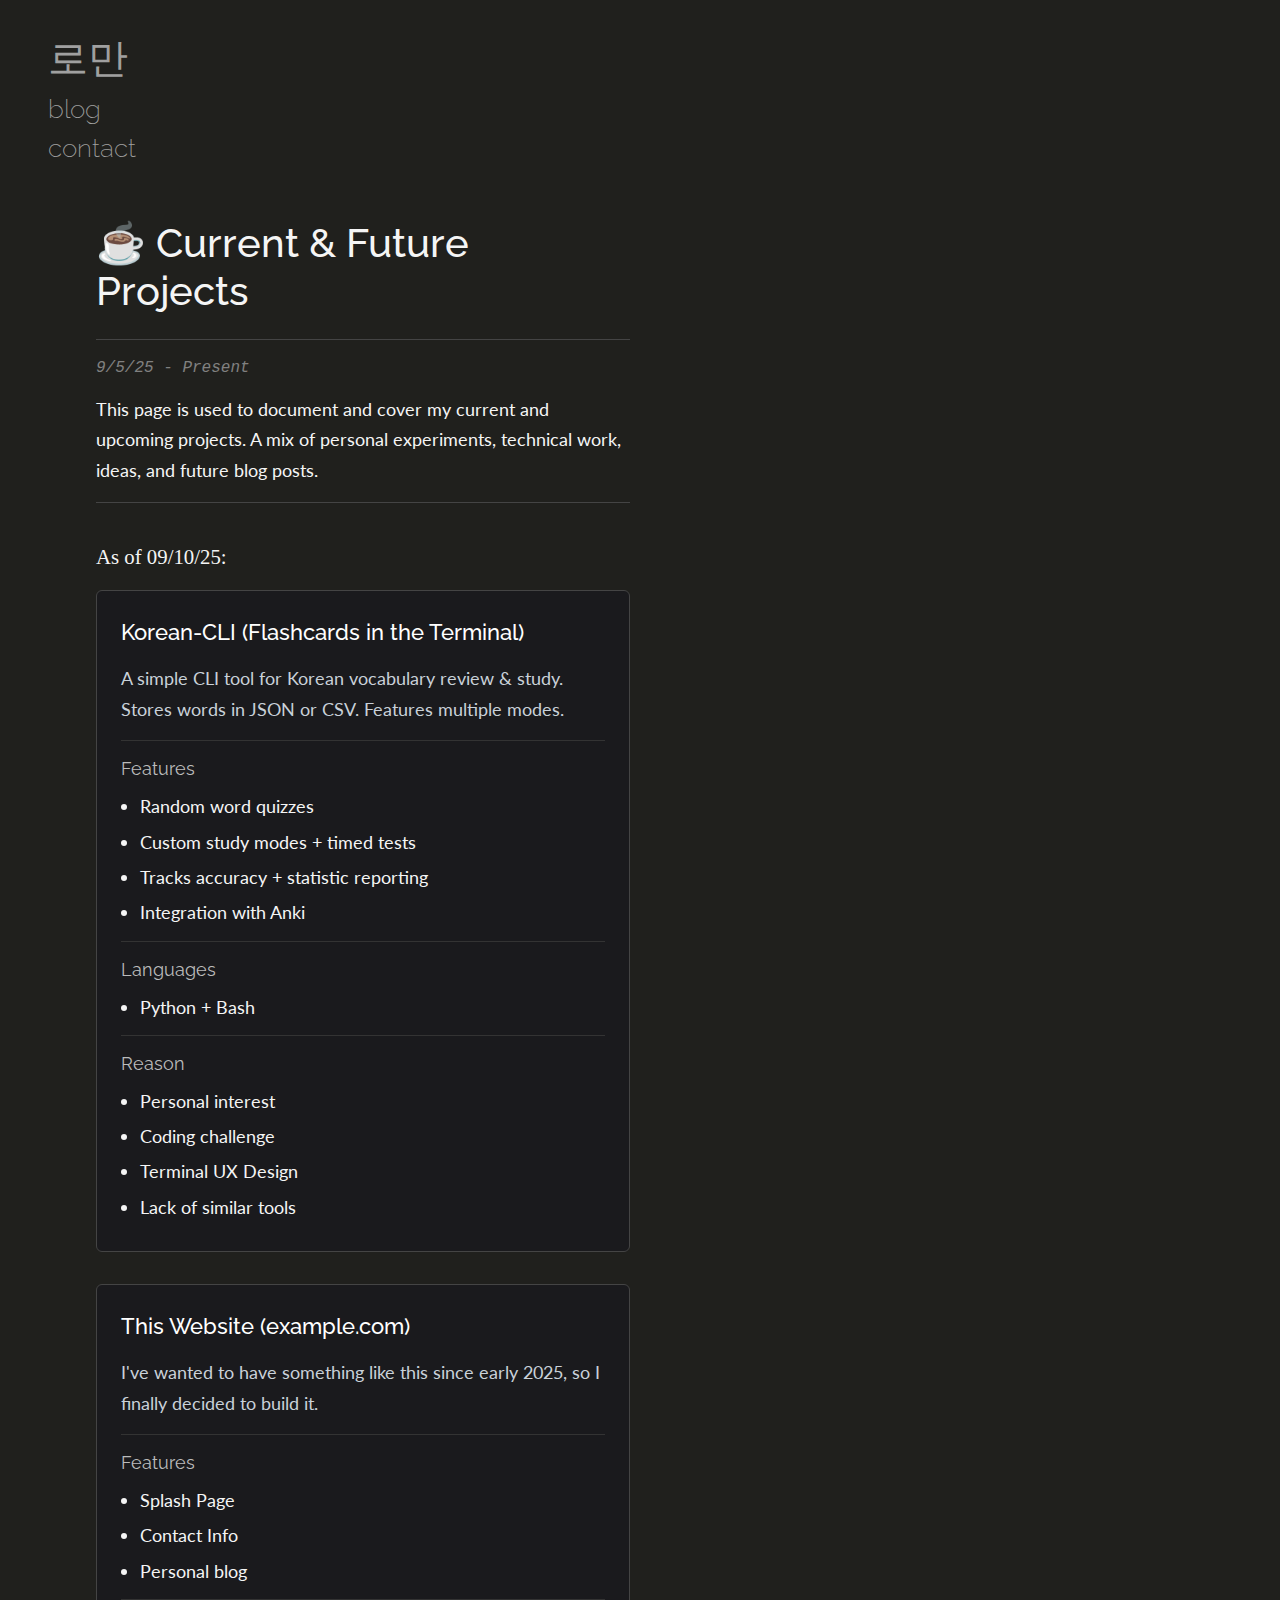
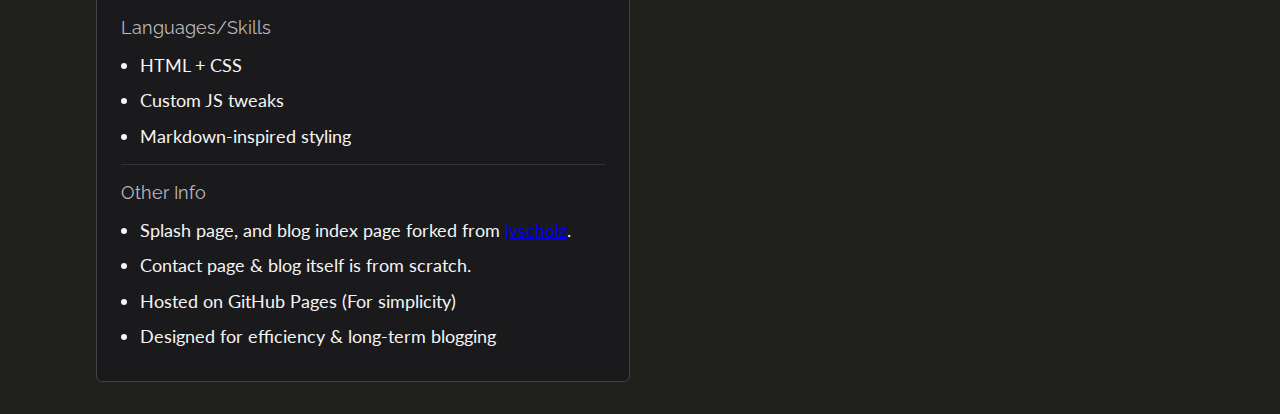
<file: blog/Future-Plans.html>
<!DOCTYPE html>
<html lang="en">
<head>
  <meta charset="UTF-8" />
  <meta name="viewport" content="width=device-width, initial-scale=1.0"/>
  <title> 「 what im working on 」</title>
  <link href="https://fonts.googleapis.com/css2?family=Lato:wght@400;700&family=Raleway:wght@400;700&display=swap" rel="stylesheet">
  <link rel="stylesheet" href="/assets/css/development.css"/>
</head>
<body>

  <header>
    <div class="brand-column">
      <a href="/" class="home-link">로만 </a>
      <button class="back-button" onclick="window.location.href='/blog'">blog</button>
      <button class="back-button" onclick="window.location.href='/contact'">contact</button>
    </div>
  </header>

<div class="intro">
  <h1>☕️ Current & Future Projects</h1>
  <p class="post-date">9/5/25 - Present</p>
  <p class="intro-text">
    This page is used to document and cover my current and upcoming projects. 
    A mix of personal experiments, technical work, ideas, and future blog posts.
  </p>
</div>

  <div class="projects-container">
  <div style="padding-top: 1rem;">
  <h3>As of 09/10/25:</h3>
   <div style="padding-top: 1rem;">
    <div class="project-card">
      <h2>Korean-CLI (Flashcards in the Terminal)</h2>
      <p>A simple CLI tool for Korean vocabulary review & study. Stores words in JSON or CSV. Features multiple modes. </p>

      <div class="project-section">
        <h4>Features</h4>
        <ul>
          <li>Random word quizzes</li>
          <li>Custom study modes + timed tests</li>
          <li>Tracks accuracy + statistic reporting</li>
	  <li>Integration with Anki</li>
        </ul>
      </div>

      <div class="project-section">
        <h4>Languages</h4>
        <ul>
          <li>Python + Bash</li>
        </ul>
      </div>

      <div class="project-section">
        <h4>Reason</h4>
        <ul>
          <li>Personal interest</li>
	  <li>Coding challenge</li>
          <li>Terminal UX Design</li>
          <li>Lack of similar tools</li>
        </ul>
      </div>
    </div>

    <!-- Project Card 2 -->
    <div class="project-card">
      <h2>This Website (example.com)</h2>
      <p>I've wanted to have something like this since early 2025, so I finally decided to build it.</p>

      <div class="project-section">
        <h4>Features</h4>
        <ul>
          <li>Splash Page</li>
	  <li>Contact Info</li>
          <li>Personal blog</li>
        </ul>
      </div>

      <div class="project-section">
        <h4>Languages/Skills</h4>
        <ul>
          <li>HTML + CSS</li>
          <li>Custom JS tweaks</li>
          <li>Markdown-inspired styling</li>
        </ul>
      </div>

      <div class="project-section">
        <h4>Other Info</h4>
        <ul>
          <li>Splash page, and blog index page forked from <a href=https://github.com/jvscholz>jvscholz</a>.</li>
          <li>Contact page & blog itself is from scratch.</li>
 	  <li>Hosted on GitHub Pages (For simplicity)</li>
          <li>Designed for efficiency & long-term blogging</li>
        </ul>
      </div>
    </div>

  </div>
</div>
</body>
</html>
</file>
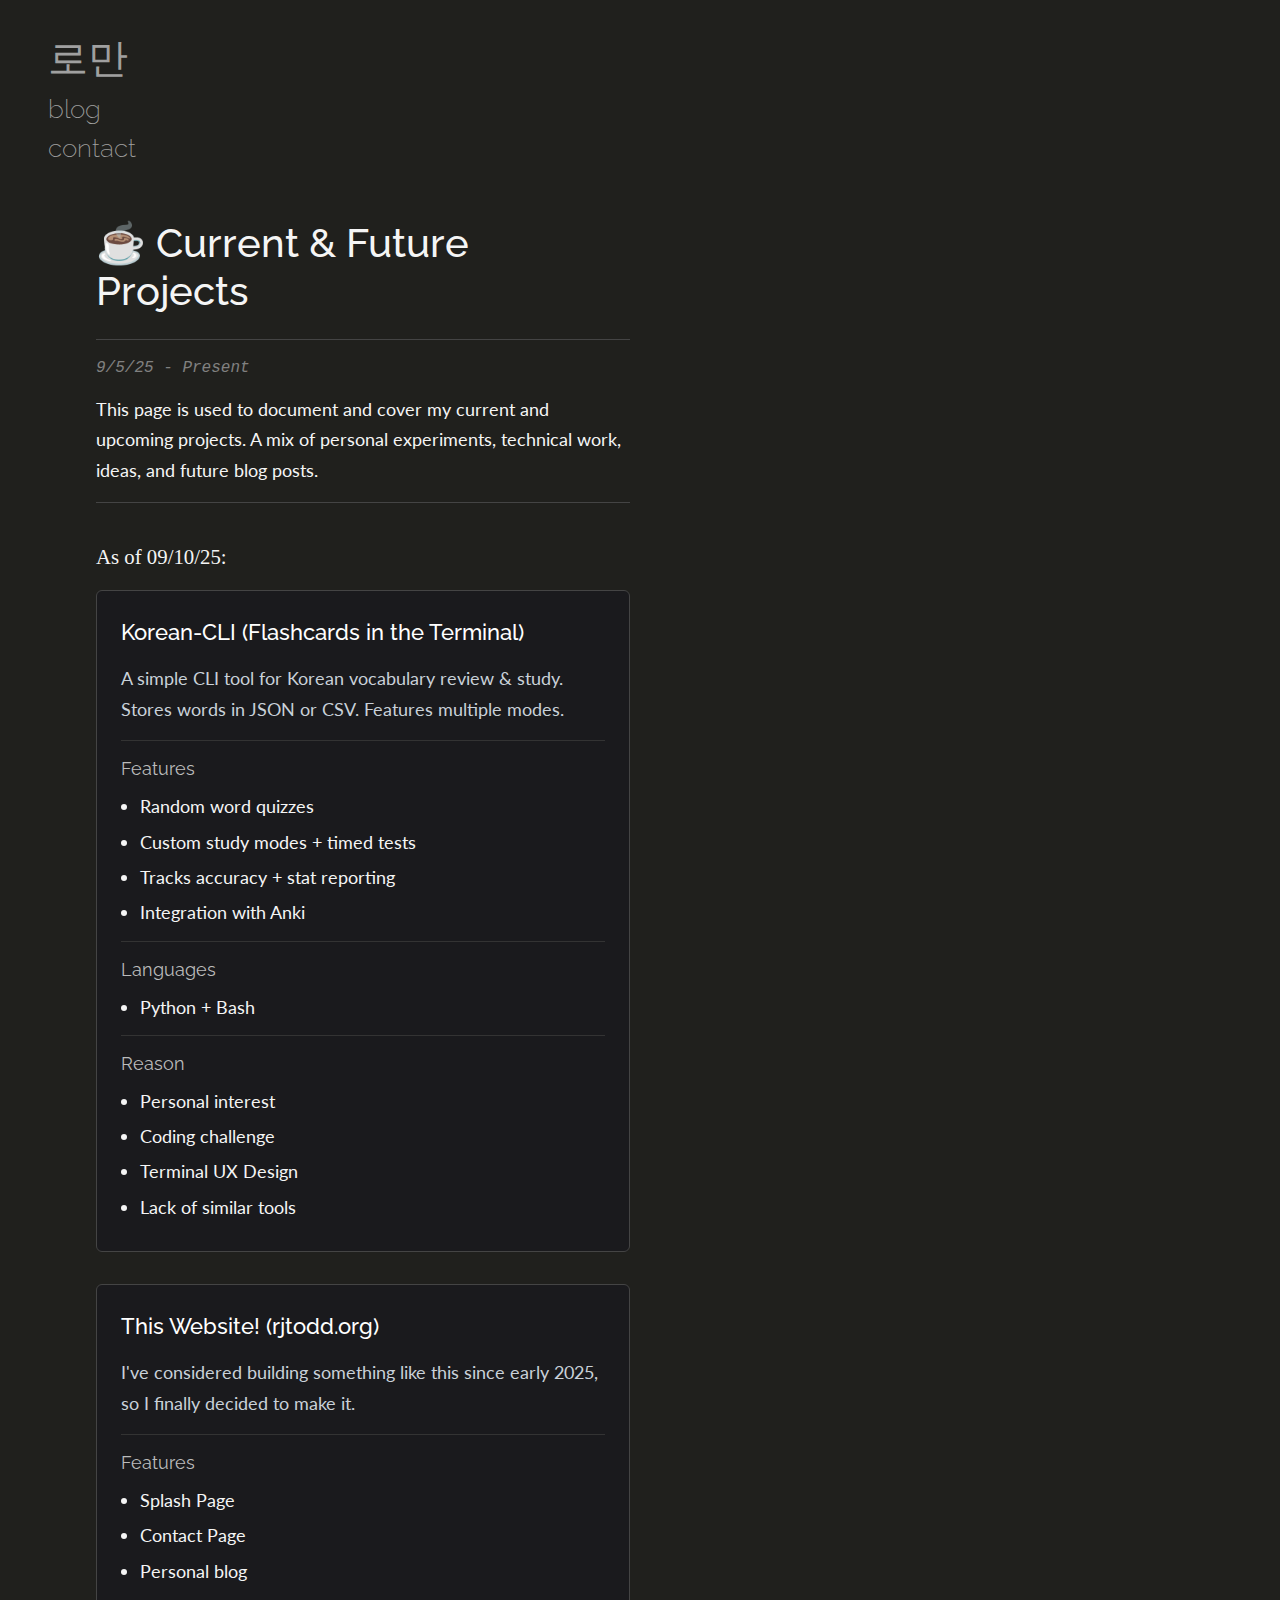
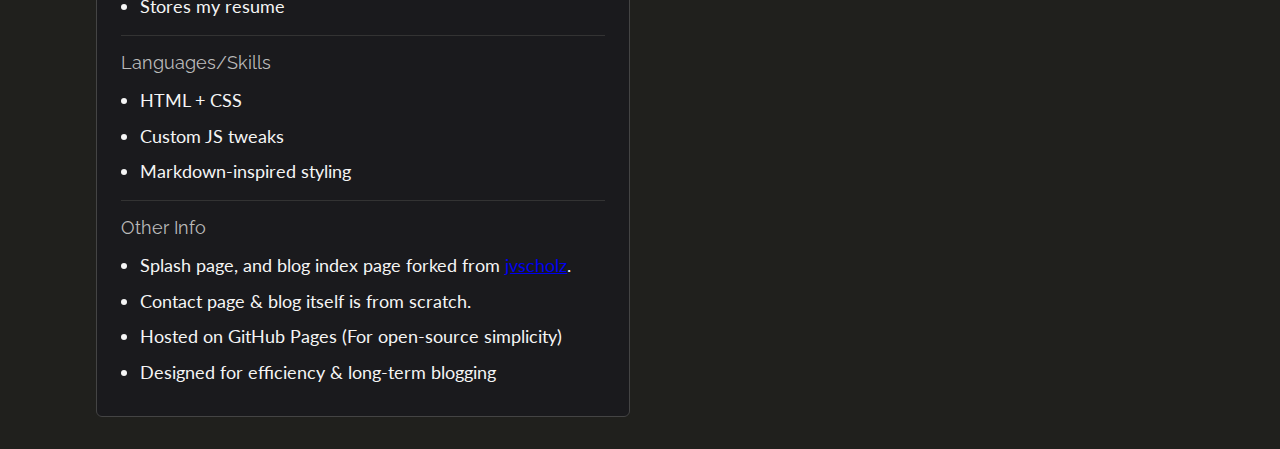
<file: blog/Future.html>
<!DOCTYPE html>
<html lang="en">
<head>
  <meta charset="UTF-8" />
  <meta name="viewport" content="width=device-width, initial-scale=1.0"/>
  <title> 「 what im working on 」- &nbsp;Roman Todd</title>
  <link href="https://fonts.googleapis.com/css2?family=Lato:wght@400;700&family=Raleway:wght@400;700&display=swap" rel="stylesheet">
  <link rel="stylesheet" href="../assets/css/development.css"/>
</head>
<body>

  <header>
    <div class="brand-column">
      <a href="../" class="home-link">로만 </a>
      <button class="back-button" onclick="window.location.href='../blog'">blog</button>
      <button class="back-button" onclick="window.location.href='../contact'">contact</button>
    </div>
  </header>

<div class="intro">
  <h1>☕️ Current & Future Projects</h1>
  <p class="post-date">9/5/25 - Present</p>
  <p class="intro-text">
    This page is used to document and cover my current and upcoming projects. 
    A mix of personal experiments, technical work, ideas, and future blog posts.
  </p>
</div>

  <div class="projects-container">
  <div style="padding-top: 1rem;">
  <h3>As of 09/10/25:</h3>
   <div style="padding-top: 1rem;">
    <div class="project-card">
      <h2>Korean-CLI (Flashcards in the Terminal)</h2>
      <p>A simple CLI tool for Korean vocabulary review & study. Stores words in JSON or CSV. Features multiple modes. </p>

      <div class="project-section">
        <h4>Features</h4>
        <ul>
          <li>Random word quizzes</li>
          <li>Custom study modes + timed tests</li>
          <li>Tracks accuracy + stat reporting</li>
	  <li>Integration with Anki</li>
        </ul>
      </div>

      <div class="project-section">
        <h4>Languages</h4>
        <ul>
          <li>Python + Bash</li>
        </ul>
      </div>

      <div class="project-section">
        <h4>Reason</h4>
        <ul>
          <li>Personal interest</li>
	  <li>Coding challenge</li>
          <li>Terminal UX Design</li>
          <li>Lack of similar tools</li>
        </ul>
      </div>
    </div>

    <!-- Project Card 2 -->
    <div class="project-card">
      <h2>This Website! (rjtodd.org)</h2>
      <p>I've considered building something like this since early 2025, so I finally decided to make it.</p>

      <div class="project-section">
        <h4>Features</h4>
        <ul>
          <li>Splash Page</li>
	  <li>Contact Page</li>
          <li>Personal blog</li>
	  <li>Stores my resume</li>
        </ul>
      </div>

      <div class="project-section">
        <h4>Languages/Skills</h4>
        <ul>
          <li>HTML + CSS</li>
          <li>Custom JS tweaks</li>
          <li>Markdown-inspired styling</li>
        </ul>
      </div>

      <div class="project-section">
        <h4>Other Info</h4>
        <ul>
          <li>Splash page, and blog index page forked from <a href=https://github.com/jvscholz>jvscholz</a>.</li>
          <li>Contact page & blog itself is from scratch.</li>
 	  <li>Hosted on GitHub Pages (For open-source simplicity)</li>
          <li>Designed for efficiency & long-term blogging</li>
        </ul>
      </div>
    </div>

  </div>
</div>
</body>
</html>
</file>
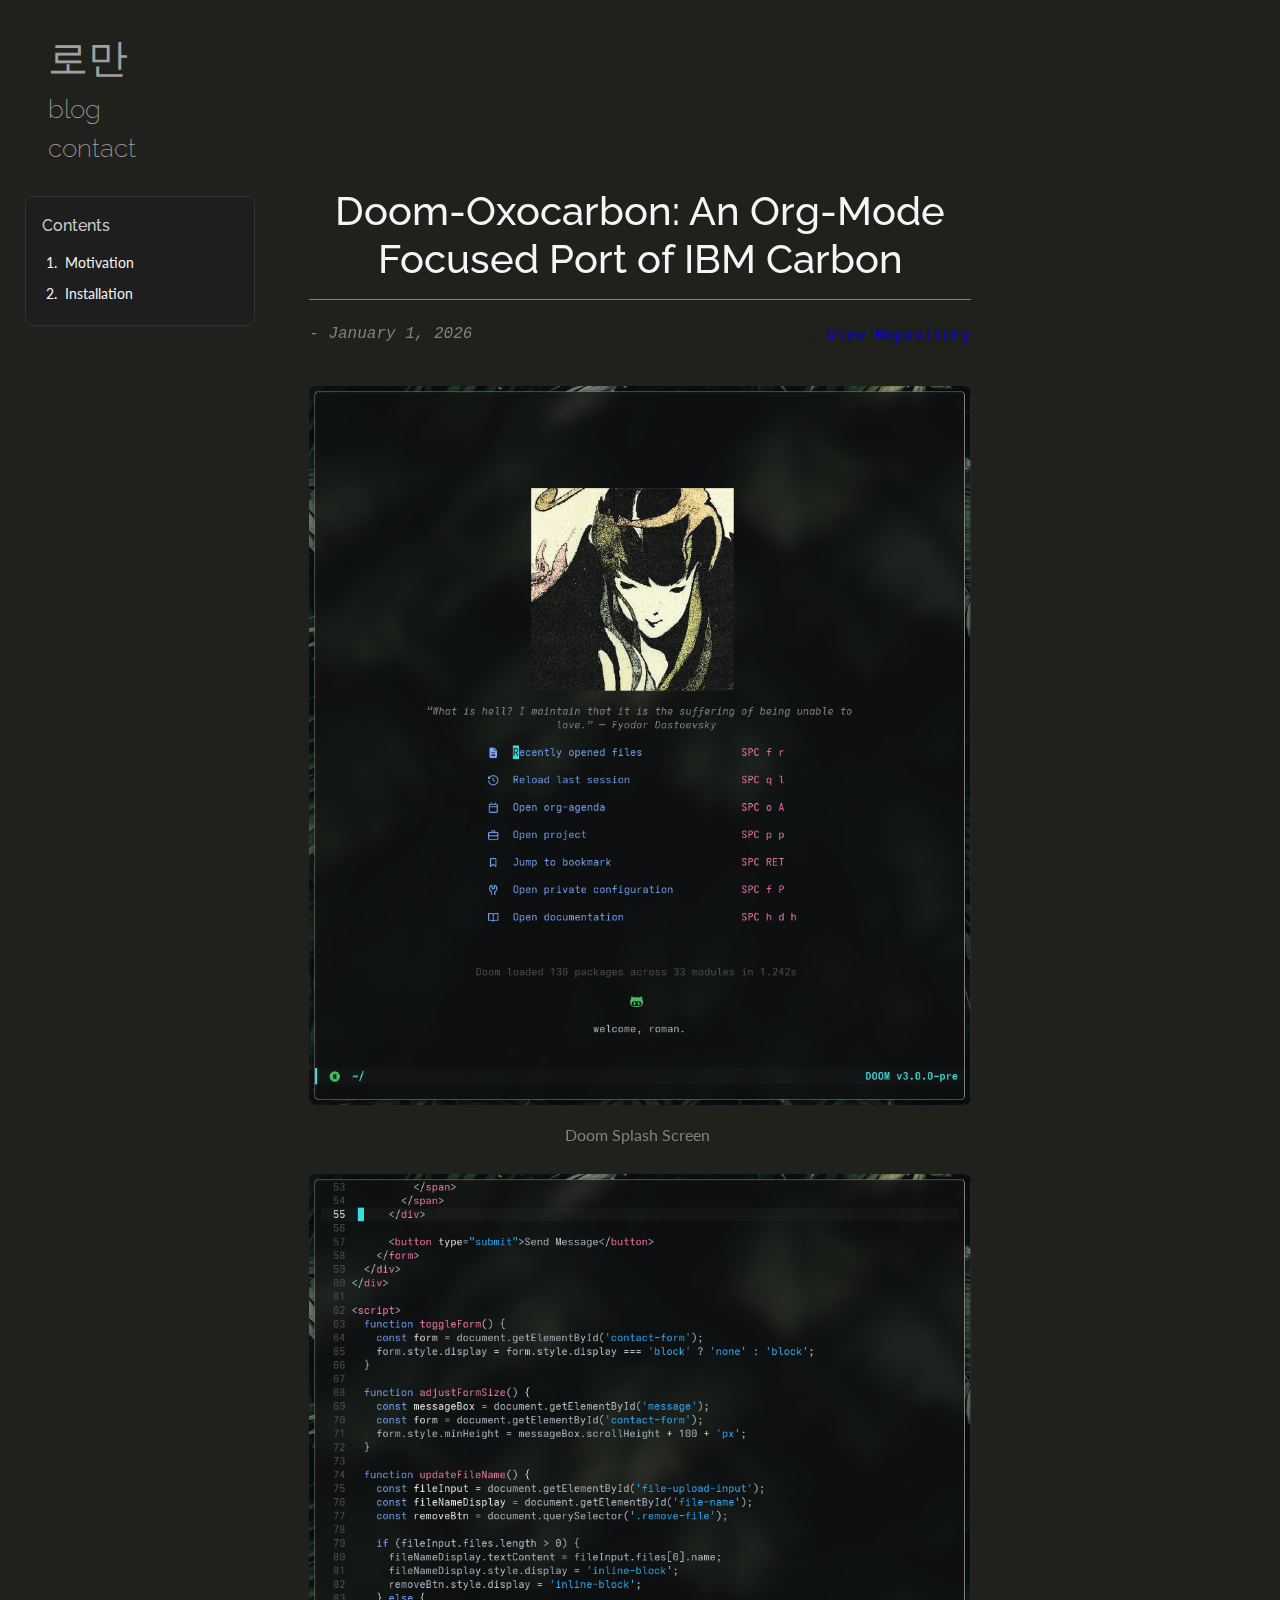
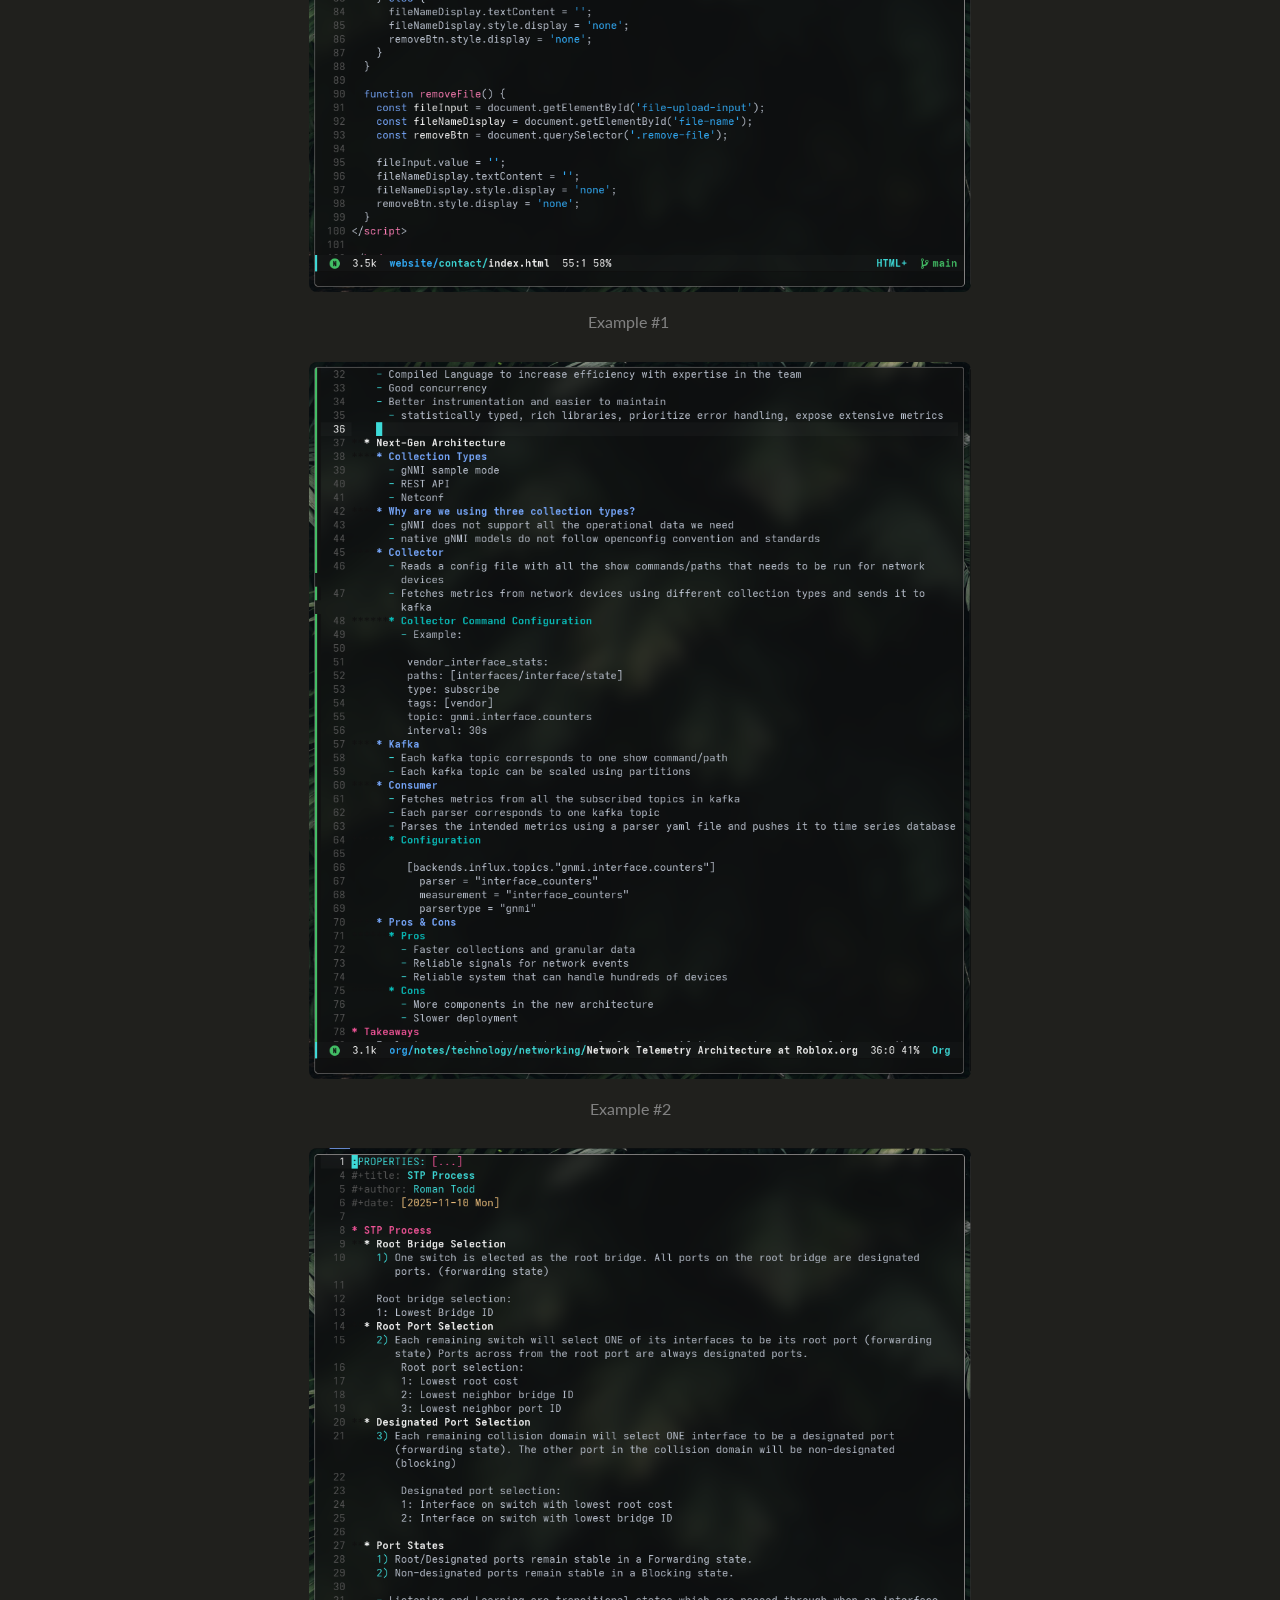
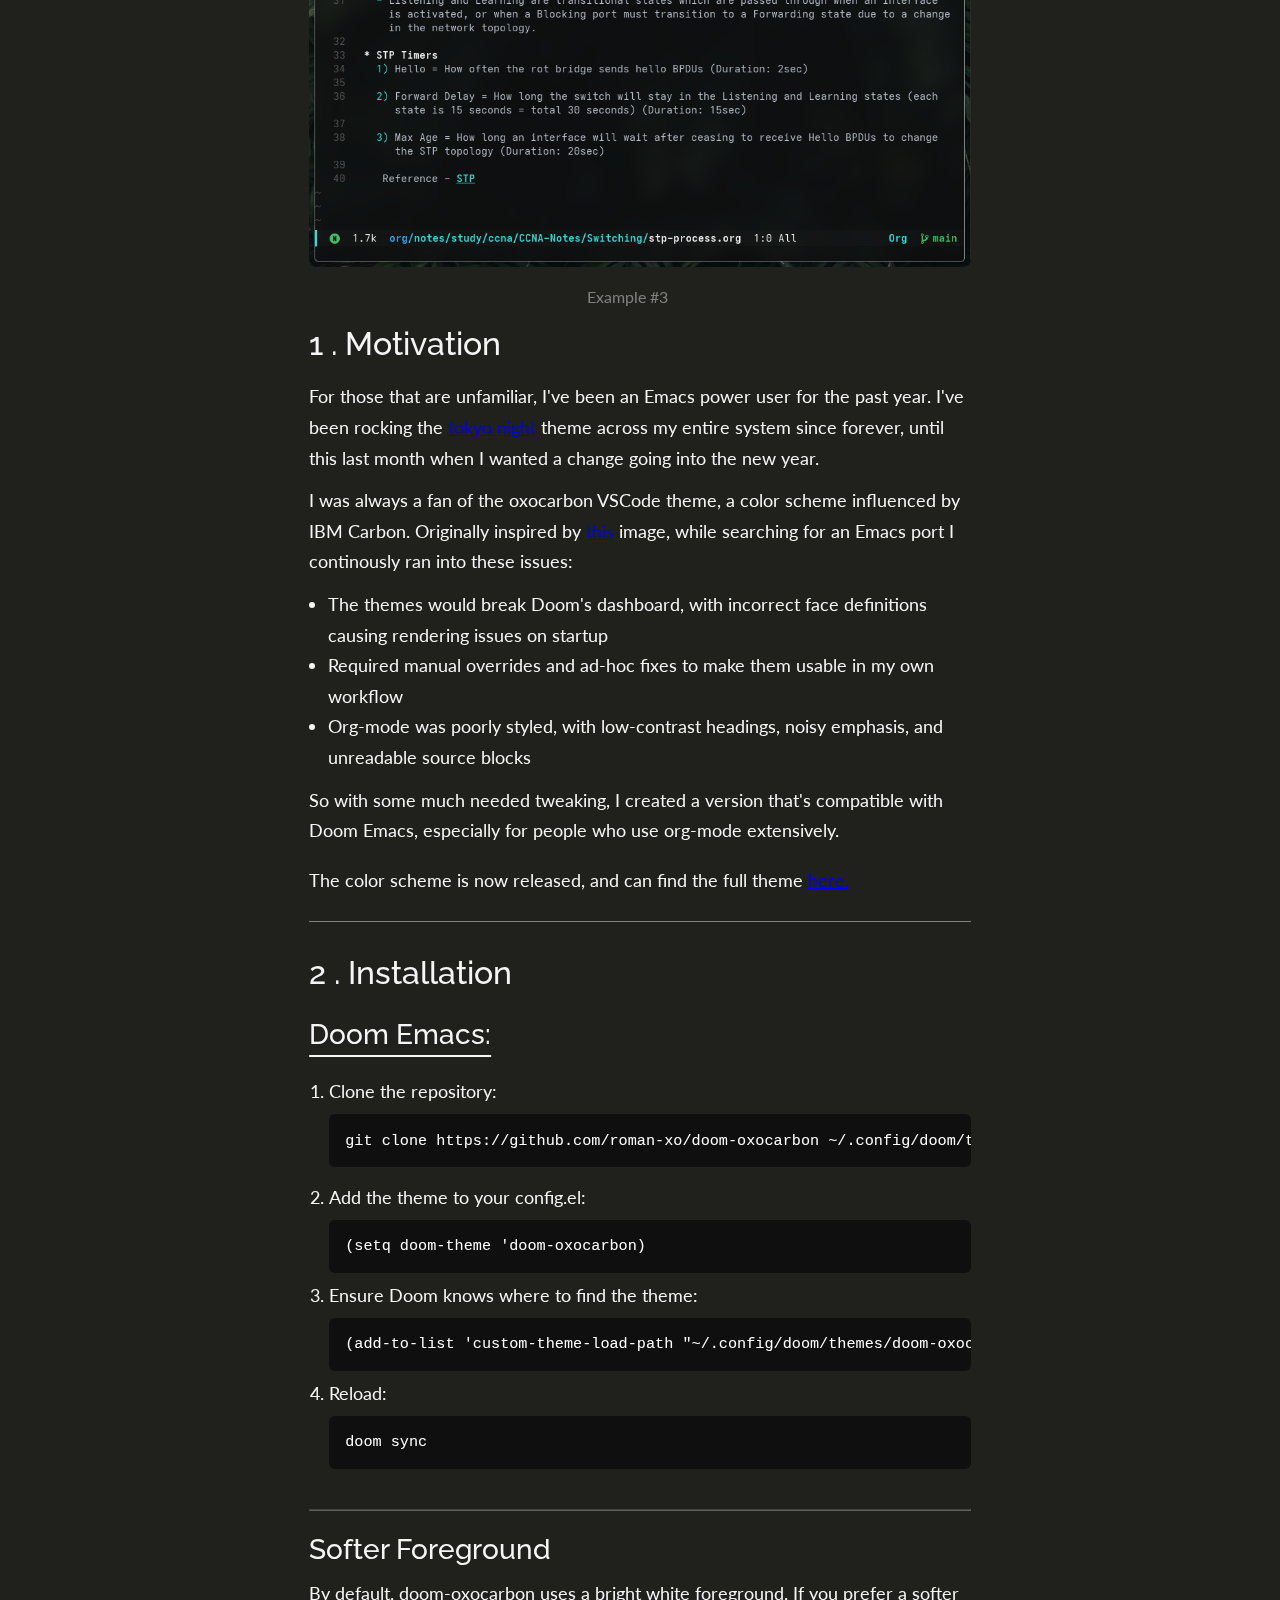
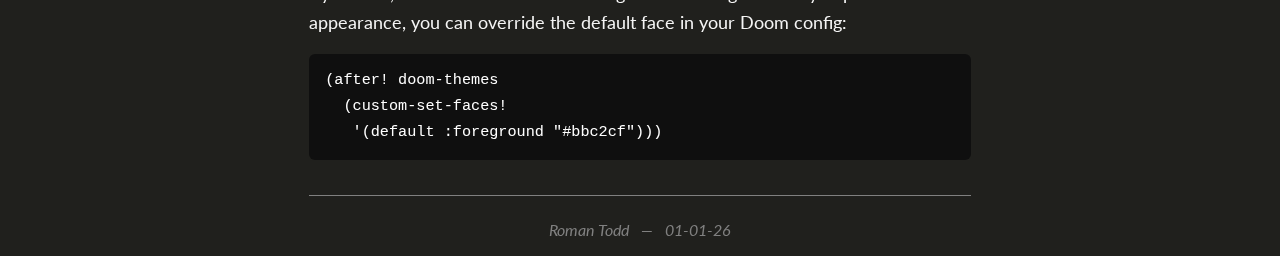
<file: blog/oxocarbon.html>
<!DOCTYPE html>
<html lang="en">
<head>
  <meta charset="utf-8"/>
  <meta content="width=device-width, initial-scale=1.0" name="viewport"/>
  <title>Doom Oxocarbon - Roman Todd</title>
  <link href="https://fonts.googleapis.com/css2?family=Lato:wght@400;700&family=Raleway:wght@400;700&display=swap" rel="stylesheet"/>
  <link href="../assets/css/oxocarbon.css" rel="stylesheet"/>
</head>
<body>
  <header>
    <div class="brand-column">
      <a class="home-link" href="../">로만</a>
      <button class="back-button" onclick="window.location.href='../blog'">blog</button>
      <button class="back-button" onclick="window.location.href='../contact'">contact</button>
    </div>
  </header>

  <div class="blog-wrapper">
    <aside class="toc">
      <h2 id="contents">Contents</h2>
      <ol>
        <li><a href="#intro">&nbsp;Motivation</a></li>
        <li><a href="#installation">&nbsp;Installation</a></li>
      </ol>
    </aside>
  </div>

  <div class="blog-wrapper">
    <div class="container">
      <h1 class="main-heading">Doom-Oxocarbon: An Org-Mode Focused Port of IBM Carbon</h1>

      <div class="meta-bar">
        <span class="post-date">- January 1, 2026</span>
        <a class="repo-link" href="https://github.com/roman-xo/doom-oxocarbon" target="_blank" rel="noopener">→ View Repository</a>
      </div>

      <div style="display: flex; flex-direction: column; align-items: center; margin: 0.5rem 0;">
        <img src="../assets/images/blog/oxocarbon/img1.png" style="max-width: 100%; height: auto; margin-bottom: 0;" alt="Doom splash screen"/>
        <div style="color: gray; font-size: 1rem; margin-top: 1rem; text-align: center; position: relative; left: -3px;">Doom Splash Screen</div>
      </div>

      <div style="display: flex; flex-direction: column; align-items: center; margin: 0.5rem 0;">
        <img src="../assets/images/blog/oxocarbon/img3.png" style="max-width: 100%; height: auto; margin-bottom: 0;" alt="Example 1"/>
        <div style="color: gray; font-size: 1rem; margin-top: 1rem; text-align: center; position: relative; left: -12px;">Example #1</div>
      </div>

      <div style="display: flex; flex-direction: column; align-items: center; margin: 0.5rem 0;">
        <img src="../assets/images/blog/oxocarbon/img6.png" style="max-width: 100%; height: auto; margin-bottom: 0;" alt="Example 2"/>
        <div style="color: gray; font-size: 1rem; margin-top: 1rem; text-align: center; position: relative; left: -10px;">Example #2</div>
      </div>

      <div style="display: flex; flex-direction: column; align-items: center; margin: 0.5rem 0;">
        <img src="../assets/images/blog/oxocarbon/img4.png" style="max-width: 100%; height: auto; margin-bottom: 0;" alt="Example 3"/>
        <div style="color: gray; font-size: 1rem; margin-top: 1rem; text-align: center; position: relative; left: -13px;">Example #3</div>
      </div>

      <h2 id="intro">1 . Motivation</h2>
      <p>For those that are unfamiliar, I've been an Emacs power user for the past year. I've been rocking the <a href="https://i.imgur.com/u6MpFc5.jpeg">tokyo night</a> theme across my entire system since forever, until this last month when I wanted a change going into the new year.</p>

      <p>I was always a fan of the oxocarbon VSCode theme, a color scheme influenced by IBM Carbon. Originally inspired by <a href="https://www.reddit.com/media?url=https%3A%2F%2Fpreview.redd.it%2Fbspwm-simple-yet-comfy-v0-0hczc8z9culf1.png%3Fwidth%3D1080%26crop%3Dsmart%26auto%3Dwebp%26s%3Dccb025de3ed2748dae2f8bc5d069a93075422956">this</a> image, while searching for an Emacs port I continously ran into these issues:</p>

      <ul class="bullet-list">
        <li>The themes would break Doom's dashboard, with incorrect face definitions causing rendering issues on startup</li>
        <li>Required manual overrides and ad-hoc fixes to make them usable in my own workflow</li>
        <li>Org-mode was poorly styled, with low-contrast headings, noisy emphasis, and unreadable source blocks</li>
      </ul>

      <p>So with some much needed tweaking, I created a version that's compatible with Doom Emacs, especially for people who use org-mode extensively.</p>

      <p style="margin-top: 1.2rem;">The color scheme is now released, and can find the full theme <a href="https://github.com/roman-xo/doom-oxocarbon">here.</a></p>

      <hr style="border: none; height: 1px; background-color: gray; margin: 25px 0;"/>

      <h2 id="installation">2 . Installation</h2>

      <h3 style="margin-top: 1.2rem; margin-bottom: 1.5rem; text-decoration: underline; text-underline-offset: 0.40em;">Doom Emacs:</h3>

      <ol style="margin-left: 1.25rem; line-height: 1.6;">
        <li>
          Clone the repository:
          <pre style="background: #0f0f0f; color: #ffffff; padding: 0.9rem 1rem; border-radius: 6px; overflow-x: auto; margin-top: 0.5rem; font-size: 0.95rem; white-space: pre;">git clone https://github.com/roman-xo/doom-oxocarbon ~/.config/doom/themes/doom-oxocarbon</pre>
        </li>

        <li style="padding-top: 1rem;">
          Add the theme to your config.el:
          <pre style="background: #0f0f0f; color: #ffffff; padding: 0.9rem 1rem; border-radius: 6px; overflow-x: auto; margin-top: 0.5rem; font-size: 0.95rem; white-space: pre;">(setq doom-theme 'doom-oxocarbon)</pre>
        </li>

        <li style="padding-top: 0.5rem;">
          Ensure Doom knows where to find the theme:
          <pre style="background: #0f0f0f; color: #ffffff; padding: 0.9rem 1rem; border-radius: 6px; overflow-x: auto; margin-top: 0.5rem; font-size: 0.95rem; white-space: pre;">(add-to-list 'custom-theme-load-path "~/.config/doom/themes/doom-oxocarbon")</pre>
        </li>

        <li style="padding-top: 0.5rem;">
          Reload:
          <pre style="background: #0f0f0f; color: #ffffff; padding: 0.9rem 1rem; border-radius: 6px; overflow-x: auto; margin-top: 0.5rem; font-size: 0.95rem; white-space: pre;">doom sync</pre>
        </li>
      </ol>

      <hr style="margin: 2.5rem 0; opacity: 0.3;"/>

      <h3 style="position: relative; top: -19px;">Softer Foreground</h3>
      <p style="position: relative; top: -20px; line-height: 1.6;">By default, doom-oxocarbon uses a bright white foreground. If you prefer a softer appearance, you can override the default face in your Doom config:</p>

      <pre style="background: #0f0f0f; color: #ffffff; padding: 0.9rem 1rem; border-radius: 6px; overflow-x: auto; margin-top: 0.75rem; font-size: 0.95rem; white-space: pre; position: relative; top: -15px;">(after! doom-themes
  (custom-set-faces!
   '(default :foreground "#bbc2cf")))</pre>

      <hr style="border: none; height: 1px; background-color: gray; margin: 20px 0;"/>

      <div style="text-align: center;">
        <p class="signature">Roman Todd &nbsp;&nbsp;— &nbsp;&nbsp;01-01-26</p>
      </div>
    </div>
  </div>
</body>
</html>
</file>
<file: assets/css/contact.css>
* {
  box-sizing: border-box;
}

body {
  margin: 0;
  padding: 0;
  font-family: Arial, sans-serif;
  background-image: url('/assets/static/bg1.png');
  background-size: cover;
  background-position: center;
  height: 100vh;
  display: flex;
  justify-content: center;
  align-items: center;
  color: white;
  text-align: center;
}

.content {
  position: absolute;
  top: 50%;
  transform: translateY(-50%);
}

h1 {
  font-size: 2.5em;
  margin-bottom: 20px;
}

.social-icons {
  margin: 20px 0;
}

.social-icons a {
  text-decoration: none;
  color: white;
  margin: 0 11px;
  font-size: 1.3em;
  transition: transform 0.3s ease, opacity 0.3s ease;
}

.social-icons img {
  width: 46px;
  height: 46px;
  transition: transform 0.3s ease, opacity 0.3s ease;
}

.social-icons a:hover img {
  opacity: 0.4;
}

.contact-box {
  border: 2px solid #b38aff;
  padding: 15px;
  width: 230px;
  cursor: pointer;
  display: inline-block;
  margin-top: 9px;
  font-size: 1.1em;
}

.contact-form {
  display: none;
  flex-direction: column;
  align-items: center;
  justify-content: flex-start;
  margin-top: 15px;
  padding: 20px;
  border: 1px solid #b38aff;
  background-color: rgba(0, 0, 0, 0);
  color: white;
  backdrop-filter: blur(0.3px) brightness(0.6);
  width: 100%;
  max-width: 400px;
  min-height: 200px;
}

input[type="email"],
textarea {
  width: 100%;
  padding: 10px;
  margin: 10px 0;
  border: 1px solid rgba(0, 0, 0, 0.4);
  background-color: rgba(0, 0, 0, 0.5);
  color: white;
  resize: vertical;
}

input:focus,
textarea:focus {
  border: 1px solid white;
  outline: none;
}

.file-upload {
  display: flex;
  flex-direction: column;
  align-items: flex-start;
  cursor: pointer;
  color: white;
  font-size: 1em;
  background: none;
  border: none;
  padding: 0;
  margin-top: 5px;
  margin-left: 4px;
}

.file-upload label {
  display: flex;
  align-items: center;
  gap: 8px;
}

.file-upload i {
  font-size: 1.4em;
}

.file-upload input[type="file"] {
  display: none;
}

.file-upload img {
  width: 40px;
  height: 40px;
  margin-left: 4px;
  vertical-align: middle;
  transition: transform 0.2s ease, opacity 0.2s ease;
  cursor: pointer;
}

.remove-file {
  display: none;
  margin-left: 8px;
  color: #ff6666;
  cursor: pointer;
  font-size: 1em;
  transition: transform 0.2s ease, opacity 0.2s ease;
}

.remove-file img {
  width: 80px;
  height: 80px;
  margin-left: 8px;
  transition: transform 0.2s ease, opacity 0.2s ease;
  cursor: pointer;
}

.remove-file:hover,
.file-upload img:hover,
.remove-file img:hover {
  opacity: 0.7;
  transform: scale(1.2);
}

#file-info {
  display: flex;
  align-items: center;
  margin-top: 8px;
}

.file-name {
  color: white;
  font-size: 1em;
  word-break: break-word;
  max-width: 240px;
  overflow: hidden;
  text-overflow: ellipsis;
  white-space: nowrap;
}

button {
  padding: 12px 22px;
  background-color: rgba(0, 0, 0, 0.5);
  color: white;
  border: none;
  cursor: pointer;
  margin-top: 22px;
  font-size: 0.9em;
}

button:hover {
  background-color: rgba(0, 0, 0, 0.7);
}

.brand-column {
  display: flex;
  flex-direction: column;
  align-items: flex-start;
  gap: 0.1rem;
  padding-left: 3rem;
  margin-top: 1.5rem;
}

.home-link {
  font-size: 2.5rem;
  font-weight: 200;
  color: #a0a0a0;
  font-family: 'Raleway', sans-serif;
  text-decoration: none;
  transition: color 0.3s ease, transform 0.3s ease;
}

.home-link::after {
  content: "   -   /root ツ";
  opacity: 0;
  margin-left: 8px;
  transition: opacity 0.3s ease;
  font-size: 1rem;
  color: #888;
  white-space: nowrap;
}

.home-link:hover::after {
  opacity: 1;
}

.home-link:hover,
.home-link:focus,
.home-link:active {
  color: #ffffff;
  transform: translateY(-2px);
}

.back-button {
  font-size: 1.6rem;
  color: #a0a0a0;
  font-family: 'Raleway', sans-serif;
  background: none;
  border: none;
  padding: 0;
  cursor: pointer;
  transition: color 0.3s ease, transform 0.3s ease;
  padding-bottom: 0rem;
}

.back-button:hover,
.back-button:focus,
.back-button:active {
  color: #ffffff;
  transform: translateY(-2px);
}
</file>
<file: assets/css/902kc.css>
@import url('https://fonts.googleapis.com/css2?family=Lato:wght@300;400;700&display=swap');
* {
  margin: 0;
  padding: 0;
  box-sizing: border-box;
}
body {
  font-family: 'Lato', sans-serif;
  font-size: 1.125rem;
  line-height: 1.7;
  color: #F5F5F5;
  background-color: #20201D;
}
h1, h2, h3, h4, h5, h6 {
  font-family: 'Raleway', sans-serif;
  font-weight: 500;
  color: inherit;
}
h1 {
  font-size: 2.5rem;
  line-height: 1.2;
  margin: 1rem 0;
}
h2 {
  font-size: 2rem;
  line-height: 1.6;
  margin: 0.5rem 0;
}
h3 {
  font-size: 1.75rem;
  line-height: 1.3;
  margin: 0.25rem 0;
}
.main-heading {
  text-align: center;
  border-bottom: 1px solid gray;
  margin-bottom: 1.2rem;
  padding-bottom: 1rem;
}
p {
  margin: 0.75rem 0;
}
ul {
  list-style-type: disc;
}
.bullet-list {
  margin: 0;
  padding-left: 1.2rem;
  text-align: left;
  list-style-type: disc;
}
.tall-lines {
  line-height: 37px;
}
.italic-bold {
  color: gray;
  font-style: italic;
  font-weight: bold;
}
.section-spacing {
  padding-top: 1.6rem;
}
code {
  background: #242429;
  padding: 0.2em 0.4em;
  border-radius: 0.3em;
  font-size: 1rem;
  font-family: 'Lato', sans-serif;
}
details summary {
  cursor: pointer;
  font-size: 1.1em;
  font-weight: normal;
  margin-top: 10px;
  list-style: none;
}
details[open] summary {
  color: #4CAF50;
}
table {
  width: 100%;
  border-collapse: collapse;
  margin: 1em 0;
}
th, td {
  border: 1px solid #30363d;
  padding: 0.5em;
  text-align: left;
}
th {
  background-color: #21262d;
}
td {
  background-color: #161b22;
}
.container {
  max-width: 700px;
  margin: 0 auto;
  padding: 0 1.2rem;
}
.side-content {
  max-width: 1000px;
  padding-left: 15rem;
  padding-top: 0.5rem;
}
.brand-column {
  display: flex;
  flex-direction: column;
  align-items: flex-start;
  gap: 0.1rem;
  padding-left: 3rem;
  margin-top: 1.5rem;
}
.home-link {
  font-size: 2.5rem;
  font-weight: 200;
  color: #a0a0a0;
  font-family: 'Raleway', sans-serif;
  text-decoration: none;
  transition: color 0.3s ease, transform 0.3s ease;
}
.home-link::after {
  content: "   -   /root ツ";
  opacity: 0;
  margin-left: 8px;
  transition: opacity 0.3s ease;
  font-size: 1rem;
  color: #888;
  white-space: nowrap;
}
.home-link:hover::after {
  opacity: 1;
}
.home-link:hover,
.home-link:focus,
.home-link:active {
  color: #ffffff;
  transform: translateY(-2px);
}
.back-button {
  font-size: 1.6rem;
  font-weight: 200;
  color: #a0a0a0;
  font-family: 'Raleway', sans-serif;
  background: none;
  border: none;
  padding: 0;
  cursor: pointer;
  transition: color 0.3s ease, transform 0.3s ease;
  padding-bottom: 0.5rem;
}
.back-button:hover,
.back-button:focus,
.back-button:active {
  color: #ffffff;
  transform: translateY(-2px);
}
img {
  max-width: 100%;
  border-radius: 8px;
  margin: 1em 0;
}
.centered-image {
  display: flex;
  flex-direction: column;
  align-items: center;
  margin: 2rem 0;
}
.caption {
  color: gray;
  font-size: 1.2rem;
  text-align: left;
}
.footer {
  text-align: center;
  padding-top: 3rem;
}
.signature {
  font-style: italic;
  font-size: 0.9em;
  color: gray;
}
.steps pre {
  background: #1f2937;
  color: #f9fafb;
  padding: 0.75rem 1rem;
  border-radius: 8px;
  font-family: ui-monospace, SFMono-Regular, Menlo, Monaco, Consolas, "Liberation Mono", monospace;
  font-size: 1rem;
  overflow-x: auto;
}
.combined {
  margin-top: 0.5rem;
  font-family: 'Fira Code', Consolas, Monaco, 'Courier New', monospace;
  font-weight: bold;
  background: #272727;
  color: #ffffff;
  padding: 0.6rem 0.8rem;
  border-radius: 6px;
  display: inline-block;
}
.code-box {
  display: inline-block;
  background-color: #1e1e1e;
  color: #d4d4d4;
  padding: 0.7rem 5rem;
  border-radius: 5px;
  font-size: 1.1rem;
  line-height: 1;
  border: 2px solid #333;
  white-space: pre;
}
.toc {
  position: absolute;
  top: 25px;
  left: calc(49% - 350px - 2rem - 220px);
  width: 230px;
  background: #1e1e1e;
  border: 1px solid #333;
  padding: 1rem;
  border-radius: 8px;
  font-size: 0.9rem;
  color: #f5f5f5;
  z-index: 2;
}
.blog-wrapper {
  position: relative;
}
.toc h2 {
  margin-top: 0;
  font-size: 1rem;
  color: #ccc;
}
.toc a {
  text-decoration: none;
  color: #B5B5B5;
}
.toc a:hover {
  text-decoration: none;
  color: #fff;
}
.toc ol {
  padding-left: 1.2rem;
}
.layout {
  display: flex;
  justify-content: center;
  align-items: flex-start;
  gap: 2rem;
  max-width: 1200px;
  margin: 0 auto;
  padding: 0 1rem;
}
@media (max-width: 900px) {
  .toc {
    position: static;
    width: auto;
    margin: 1rem 0 2rem;
  }
}
.post-date {
  font-family: 'Geist Mono', monospace;
  font-size: 1rem;
  font-style: italic;
  color: gray;
  text-align: left;
  margin-bottom: 12px;
  margin-left: 0px;
}
.toc details {
  margin-bottom: 0.6rem;
}
.toc summary {
  cursor: pointer;
  list-style: none;
  display: flex;
  align-items: center;
  padding: 0.35rem 0.3rem;
  border-radius: 4px;
  font-weight: normal;
  line-height: 1.2;
  whitespace: normal;
}
.toc summary::-webkit-details-marker {
  display: none;
}
.toc summary::before {
  content: "▸";
  margin-right: 0.5rem;
  transition: transform 0.2s;
}
.toc details[open] summary::before {
  transform: rotate(90deg);
}
.toc summary:hover {
  background: rgba(0, 0, 0, 0.05);
}
.toc ol li a {
  display: block;
  padding: 0.25rem 0;
  line-height: 1.6;
  text-decoration: none;
  color: inherit;
}
.toc ol li a:hover {
  text-decoration: underline;
}
html {
   scroll-behavior: smooth;
  -webkit-font-smoothing: antialiased;
  -moz-osx-font-smoothing: grayscale;
  text-rendering: optimizeLegibility;
}
.component-list {
  list-style-type: disc;
  margin: 0;
  padding-left: 1.2rem;
}
.component-list > li {
  margin-bottom: 1.2rem;
}
.component-title {
  font-weight: bold;
  display: inline;
}
.component-title .caption {
  font-weight: normal;
  font-style: normal;
  color: #666;
  margin-left: 0.25rem;
}
.detail-list {
  list-style-type: disc;
  margin: 0.7rem 0 0 1.5rem;
  padding-left: 1rem;
}
.detail-list li {
  font-weight: normal;
  margin-bottom: 0.25rem;
}
.lined {
  display: inline-block;
  position: relative;
  padding-bottom: 11px;
}
.lined::after {
  content: "";
  position: absolute;
  bottom: 0;
  left: 0;
  width: calc(100% + 22px);
  height: 1px;
  background: #444;
}
@media (max-width: 800px) {
  html, body {
    max-width: 100%;
    overflow-x: hidden;
  }
  [style*="display: flex"] {
    flex-direction: column !important;
    align-items: flex-start !important;
    gap: 1rem !important;
  }
  img {
    max-width: 100% !important;
    height: auto !important;
    display: block;
  }
  ul, ol {
    max-width: 100%;
    word-break: normal;
    white-space: normal;
  }
  .bullet-list {
    padding-left: 1.2rem;
    margin-top: 0.3rem;
    margin-bottom: 1rem;
    line-height: 1.6;
  }
  .container {
    padding: 0 1rem;
  }
  body {
    margin: 0 auto;
  }
  .toc {
    position: static;
    width: 90%;
    margin:1rem auto 2rem auto;
  }
.brand-column {
     flex-direction: row;
     justify-content: center;
     align-items: center;
     padding: 1rem 0;
     gap: 1rem;
     margin-top: 0;
     position: relative;
     justify-content: space-between; 
   }
   .home-link {
     font-size: 1.8rem;
     margin-right: auto; 
     padding-left: 1.5rem; 
   }
   .back-button {
     font-size: 1.2rem;
     padding-bottom: 0;
   }
   .brand-column .back-button {
     margin-left: 0.2rem; 
   }
   .brand-column .back-button:last-of-type {
     margin-right: 1.2rem; 
   }
}
</file>
<file: assets/css/development.css>
* {
  margin: 0;
  padding: 0;
  box-sizing: border-box;
}

body {
  font-family: 'Lato', sans-serif;
  font-size: 1.125rem;
  line-height: 1.7;
  color: #F5F5F5;
  background-color: #20201D;
}

h1, h2, h3, h4, h5, h6 {
  font-family: 'Raleway', sans-serif;
  font-weight: 500;
  color: inherit;
}

h1 {
  font-size: 2.5rem;
  line-height: 1.2;
  margin: 1rem 0;
}

h2 {
  font-size: 2rem;
  line-height: 1.6;
  margin: 0.5rem 0;
}

h3 {
  font-size: 1.3rem;
  line-height: 1.3;
  margin: 0.25rem 0;
  font-family: 'Geist Mono'
}

.main-heading {
  text-align: center;
  border-bottom: 1px solid gray;
  margin-bottom: 1.2rem;
  padding-bottom: 1rem;
}

p {
  margin: 0.75rem 0;
}

ul {
  list-style-type: disc;
}

.bullet-list {
  margin: 0;
  padding-left: 1.2rem;
  text-align: left;
  list-style-type: disc;
}

.tall-lines {
  line-height: 37px;
}

.italic-bold {
  color: gray;
  font-style: italic;
  font-weight: bold;
}

.section-spacing {
  padding-top: 1.6rem;
}

code {
  background: #242429;
  padding: 0.2em 0.4em;
  border-radius: 0.3em;
  font-size: 1rem;
  font-family: 'Lato', sans-serif;
}

details summary {
  cursor: pointer;
  font-size: 1.1em;
  font-weight: normal;
  margin-top: 10px;
  list-style: none;
}

details[open] summary {
  color: #4CAF50;
}

table {
  width: 100%;
  border-collapse: collapse;
  margin: 1em 0;
}

th, td {
  border: 1px solid #30363d;
  padding: 0.5em;
  text-align: left;
}

th {
  background-color: #21262d;
}

td {
  background-color: #161b22;
}

.container {
  max-width: 700px;
  margin: 0 auto;
  padding: 0 1.2rem;
}

.side-content {
  max-width: 1000px;
  padding-left: 15rem;
  padding-top: 0.5rem;
}

.brand-column {
  display: flex;
  flex-direction: column;
  align-items: flex-start;
  gap: 0.1rem;
  padding-left: 3rem;
  margin-top: 1.5rem;
}

.home-link {
  font-size: 2.5rem;
  font-weight: 200;
  color: #a0a0a0;
  font-family: 'Raleway', sans-serif;
  text-decoration: none;
  transition: color 0.3s ease, transform 0.3s ease;
}

.home-link::after {
  content: "   -   /root ツ";
  opacity: 0;
  margin-left: 8px;
  transition: opacity 0.3s ease;
  font-size: 1rem;
  color: #888;
  white-space: nowrap;
}

.home-link:hover::after {
  opacity: 1;
}

.home-link:hover,
.home-link:focus,
.home-link:active {
  color: #ffffff;
  transform: translateY(-2px);
}

.back-button {
  font-size: 1.6rem;
  font-weight: 200;
  color: #a0a0a0;
  font-family: 'Raleway', sans-serif;
  background: none;
  border: none;
  padding: 0;
  cursor: pointer;
  transition: color 0.3s ease, transform 0.3s ease;
  padding-bottom: 0.5rem;
}

.back-button:hover,
.back-button:focus,
.back-button:active {
  color: #ffffff;
  transform: translateY(-2px);
}

img {
  max-width: 100%;
  border-radius: 8px;
  margin: 1em 0;
}

.centered-image {
  display: flex;
  flex-direction: column;
  align-items: center;
  margin: 2rem 0;
}

.caption {
  color: gray;
  font-size: 1.2rem;
  font-style: italic;
  text-align: left;
  padding-left: 1rem;
}

.footer {
  text-align: center;
  padding-top: 3rem;
}

.signature {
  font-style: italic;
  font-size: 0.9em;
  color: gray;
}

.steps pre {
  background: #1f2937;
  color: #f9fafb;
  padding: 0.75rem 1rem;
  border-radius: 8px;
  font-family: ui-monospace, SFMono-Regular, Menlo, Monaco, Consolas, "Liberation Mono", monospace;
  font-size: 1rem;
  overflow-x: auto;
}

.combined {
  margin-top: 0.5rem;
  font-family: 'Fira Code', Consolas, Monaco, 'Courier New', monospace;
  font-weight: bold;
  background: #272727;
  color: #ffffff;
  padding: 0.6rem 0.8rem;
  border-radius: 6px;
  display: inline-block;
}

.code-box {
  display: inline-block;
  background-color: #1e1e1e;
  color: #d4d4d4;
  padding: 0.7rem 5rem;
  border-radius: 5px;
  font-size: 1.1rem;
  line-height: 1;
  border: 2px solid #333;
  white-space: pre;
}

.toc {
  position: absolute;
  top: 35px;
  left: calc(49% - 350px - 2rem - 220px);
  width: 200px;
  background: #1e1e1e;
  border: 1px solid #333;
  padding: 1rem;
  border-radius: 8px;
  font-size: 0.9rem;
  color: #f5f5f5;
  z-index: 2;
}

.blog-wrapper {
  position: relative;
}

.toc h2 {
  margin-top: 0;
  font-size: 1rem;
  color: #ccc;
}

.toc a {
  text-decoration: none;
  color: #B5B5B5;
}

.toc a:hover {
  text-decoration: none;
  color: #fff;
}

.toc ol {
  padding-left: 1.2rem;
}

.layout {
  display: flex;
  justify-content: center;
  align-items: flex-start;
  gap: 2rem;
  max-width: 1200px;
  margin: 0 auto;
  padding: 0 1rem;
}

@media (max-width: 900px) {
  .toc {
    position: static;
    width: auto;
    margin: 1rem 0 2rem;
  }
}

/* ========== INTRO SECTION ========== */
.intro {
  padding-top: 3rem;
  padding-left: 6rem;
  max-width: 630px;
}

.intro h1 {
  margin: 0;
  padding-bottom: 1.5rem;
  border-bottom: 1px solid #444;
}

.post-date {
  font-family: 'Geist Mono', monospace;
  font-size: 1rem;
  font-style: italic;
  color: gray;
  margin: 0.5rem 0 0.75rem 0;
  padding: 0;
  border: none; /* no gray line */
  padding-top: 0.4rem;
}

.intro-text {
  margin: 0 0 1rem 0;
  padding-bottom: 1rem;
  border-bottom: 1px solid #444; /* gray line only here */
}

/* ========== PROJECTS ========== */
.projects-container {
  padding-left: 6rem;
  padding-top: 0.3rem;
  max-width: 630px;
}

.projects-date {
  margin-bottom: 2rem;
  color: #999;
  font-size: 1.1rem;
  border-bottom: 1px solid #333;
  padding-bottom: 0.5rem;
}

.project-card {
  border: 1px solid #444;
  border-radius: 6px;
  padding: 1.5rem;
  margin-bottom: 2rem;
  background-color: #1a1a1d;
}

.project-card h2 {
  margin-top: 0;
  color: #fff;
  font-size: 1.4rem;
}

.project-card p {
  color: #c9d1d9;
  margin-bottom: 1rem;
}

.project-section {
  border-top: 1px solid #333;
  padding-top: 0.8rem;
  margin-top: 0.8rem;
}

.project-section h4 {
  margin: 0 0 0.4rem 0;
  font-weight: normal;
  color: #bbb;
}

.project-section ul {
  margin: 0;
  padding-left: 1.2rem;
}

.project-section li {
  margin-bottom: 0.3rem;
}
</file>
<file: assets/css/oxocarbon.css>
@import url('https://fonts.googleapis.com/css2?family=Lato:wght@300;400;700&display=swap');
* {
  margin: 0;
  padding: 0;
  box-sizing: border-box;
}
body {
  font-family: 'Lato', sans-serif;
  font-size: 1.125rem;
  line-height: 1.7;
  color: #F5F5F5;
  background-color: #20201D;
}
h1, h2, h3, h4, h5, h6 {
  font-family: 'Raleway', sans-serif;
  font-weight: 500;
  color: inherit;
}
h1 {
  font-size: 2.5rem;
  line-height: 1.2;
  margin: 1rem 0;
}
h2 {
  font-size: 2rem;
  line-height: 1.6;
  margin: 0.5rem 0;
}
h3 {
  font-size: 1.75rem;
  line-height: 1.3;
  margin: 0.25rem 0;
}
.main-heading {
  text-align: center;
  border-bottom: 1px solid gray;
  margin-bottom: 1.2rem;
  padding-bottom: 1rem;
}
p {
  margin: 0.75rem 0;
}
ul {
  list-style-type: disc;
}
.bullet-list {
  margin: 0;
  padding-left: 1.2rem;
  text-align: left;
  list-style-type: disc;
}
.tall-lines {
  line-height: 37px;
}
.italic-bold {
  color: gray;
  font-style: italic;
  font-weight: bold;
}
.section-spacing {
  padding-top: 1.6rem;
}
code {
  background: #242429;
  padding: 0.2em 0.4em;
  border-radius: 0.3em;
  font-size: 1rem;
  font-family: 'Lato', sans-serif;
}
details summary {
  cursor: pointer;
  font-size: 1.1em;
  font-weight: normal;
  margin-top: 10px;
  list-style: none;
}
details[open] summary {
  color: #4CAF50;
}
table {
  width: 100%;
  border-collapse: collapse;
  margin: 1em 0;
}
th, td {
  border: 1px solid #30363d;
  padding: 0.5em;
  text-align: left;
}
th {
  background-color: #21262d;
}
td {
  background-color: #161b22;
}
.container {
  max-width: 700px;
  margin: 0 auto;
  padding: 0 1.2rem;
}
.side-content {
  max-width: 1000px;
  padding-left: 15rem;
  padding-top: 0.5rem;
}
.brand-column {
  display: flex;
  flex-direction: column;
  align-items: flex-start;
  gap: 0.1rem;
  padding-left: 3rem;
  margin-top: 1.5rem;
}
.home-link {
  font-size: 2.5rem;
  font-weight: 1;
  color: #a0a0a0;
  font-family: 'Raleway', sans-serif;
  text-decoration: none;
  transition: color 0.3s ease, transform 0.3s ease;
}
.home-link::after {
  content: "   -   /root ツ";
  opacity: 0;
  margin-left: 8px;
  transition: opacity 0.3s ease;
  font-size: 1rem;
  color: #888;
  white-space: nowrap;
}
.home-link:hover::after {
  opacity: 1;
}
.home-link:hover,
.home-link:focus,
.home-link:active {
  color: #ffffff;
  transform: translateY(-2px);
}
.back-button {
  font-size: 1.6rem;
  font-weight: 200;
  color: #a0a0a0;
  font-family: 'Raleway', sans-serif;
  background: none;
  border: none;
  padding: 0;
  cursor: pointer;
  transition: color 0.3s ease, transform 0.3s ease;
  padding-bottom: 0.5rem;
}
.back-button:hover,
.back-button:focus,
.back-button:active {
  color: #ffffff;
  transform: translateY(-2px);
}
img {
  max-width: 100%;
  border-radius: 8px;
  margin: 1em 0;
}
.centered-image {
  display: flex;
  flex-direction: column;
  align-items: center;
  margin: 0rem 0;
}
.caption {
  color: gray;
  font-size: 1.2rem;
  text-align: left;
}
.footer {
  text-align: center;
  padding-top: 3rem;
}
.signature {
  font-style: italic;
  font-size: 0.9em;
  color: gray;
}
.steps pre {
  background: #1f2937;
  color: #f9fafb;
  padding: 0.75rem 1rem;
  border-radius: 8px;
  font-family: ui-monospace, SFMono-Regular, Menlo, Monaco, Consolas, "Liberation Mono", monospace;
  font-size: 1rem;
  overflow-x: auto;
}
.combined {
  margin-top: 0.5rem;
  font-family: 'Fira Code', Consolas, Monaco, 'Courier New', monospace;
  font-weight: bold;
  background: #272727;
  color: #ffffff;
  padding: 0.6rem 0.8rem;
  border-radius: 6px;
  display: inline-block;
}
.code-box {
  display: inline-block;
  background-color: #1e1e1e;
  color: #d4d4d4;
  padding: 0.7rem 5rem;
  border-radius: 5px;
  font-size: 1.1rem;
  line-height: 1;
  border: 2px solid #333;
  white-space: pre;
}
.toc {
  position: absolute;
  top: 25px;
  left: calc(49% - 350px - 2rem - 220px);
  width: 230px;
  background: #1e1e1e;
  border: 1px solid #333;
  padding: 1rem;
  border-radius: 8px;
  font-size: 0.9rem;
  color: #f5f5f5;
  z-index: 2;
}
.blog-wrapper {
  position: relative;
}
.toc h2 {
  margin-top: 0;
  font-size: 1rem;
  color: #ccc;
}
.toc a {
  text-decoration: none;
  color: #B5B5B5;
}
.toc a:hover {
  text-decoration: none;
  color: #fff;
}
.toc ol {
  padding-left: 1.2rem;
}
.layout {
  display: flex;
  justify-content: center;
  align-items: flex-start;
  gap: 2rem;
  max-width: 1200px;
  margin: 0 auto;
  padding: 0 1rem;
}
.post-date {
  font-family: 'Geist Mono', monospace;
  font-size: 1rem;
  font-style: italic;
  color: gray;
  text-align: left;
  margin-bottom: 12px;
  margin-left: 0px;
}
.toc details {
  margin-bottom: 0.6rem;
}
.toc summary {
  cursor: pointer;
  list-style: none;
  display: flex;
  align-items: center;
  padding: 0.35rem 0.3rem;
  border-radius: 4px;
  font-weight: normal;
  line-height: 1.2;
  whitespace: normal;
}
.toc summary::-webkit-details-marker {
  display: none;
}
.toc summary::before {
  content: "▸";
  margin-right: 0.5rem;
  transition: transform 0.2s;
}
.toc details[open] summary::before {
  transform: rotate(90deg);
}
.toc summary:hover {
  background: rgba(0, 0, 0, 0.05);
}
.toc ol li a {
  display: block;
  padding: 0.25rem 0;
  line-height: 1.6;
  text-decoration: none;
  color: inherit;
}
.toc ol li a:hover {
  text-decoration: underline;
}
html {
  scroll-behavior: smooth;
  -webkit-font-smoothing: antialiased;
  -moz-osx-font-smoothing: grayscale;
  text-rendering: optimizedLegibility;
}
.component-list {
  list-style-type: disc;
  margin: 0;
  padding-left: 1.2rem;
}
.component-list > li {
  margin-bottom: 1.2rem;
}
.component-title {
  font-weight: bold;
  display: inline;
}
.component-title .caption {
  font-weight: normal;
  font-style: normal;
  color: #666;
  margin-left: 0.25rem;
}
.detail-list {
  list-style-type: disc;
  margin: 0.7rem 0 0 1.5rem;
  padding-left: 1rem;
}
.detail-list li {
  font-weight: normal;
  margin-bottom: 0.25rem;
}
.lined {
  display: inline-block;
  position: relative;
  padding-bottom: 11px;
}
.lined::after {
  content: "";
  position: absolute;
  bottom: 0;
  left: 0;
  width: calc(100% + 10px);
  height: 1px;
  background: #444;
}
.section-with-images {
  display: flex;
  gap: 2rem;
  align-items: flex-start;
}
.section-text {
  flex: 3;
}
.section-images {
  flex: 1;
  display: flex;
  flex-direction: column;
  gap: 1rem;
  justify-content: center;
  margin-top: 1rem;
}
.section-images img {
  width: 100%;
  border-radius: 0rem;
}
.section-images figcaption {
  text-align: center;
  font-size: 1rem;
  color: #555;
  margin-top: 0.5rem;
}
.section-images figure {
  margin: 0;
}
.section-images img[src*="img1.png"] {
  width: 130px;
  height: auto;
  margin: 0 auto;
  display: block;
}
.section-images img[src*="img2.png"] {
  width: 285px;
  max-width: 400px;
  height: 170px;
  margin: 0 auto;
}
html, body {
  overflow-x: hidden;
}
img {
  max-width: 100%;
  height: auto;
}
.repo-link {
   margin-left: auto;
   font-family: 'Geist Mono', monospace;
   font-size: 1rem;
   text-decoration: none;
   display: inline-block;
   white-space: nowrap;
   position: relative;
   top: -4px;
}
 .repo-link:hover {
   color: #ffffff;
   text-decoration: underline;
 }
.meta-bar {
   display: flex;
   justify-content: space-between;
   align-items: center;
   margin-top: 1.3rem;
   margin-bottom: 0rem;
 }
.callout.fun-fact{
  border-left: 4px solid #f59e0b;
  background: rgba(245, 158, 11, 0.05);
  padding: 0.6rem 1rem;
  margin: 0.8rem 0;
  border-radius: 6px;
  font-size: 0.95rem;
}
.callout.fun-fact strong{margin-right:0.3rem;}
@media (max-width: 800px) {
  html,body{
    max-width:100%;
    overflow-x:hidden;
    font-size:1rem;
  }
  .container{
    padding:0 1rem;
    width:100%;
  }
  .toc{
    position:static;
    width:90%;
    margin:1rem auto 2rem auto;
  }
  .brand-column{
    flex-direction:row;
    justify-content:space-between;
    align-items:center;
    padding:1rem 1.5rem;
    margin-top:0;
  }
  .home-link{font-size:1.8rem;}
  .back-button{font-size:1.2rem;padding-bottom:0;}
 .meta-bar {
   display: flex;
   justify-content: space-between;
   align-items: center;
   margin-top: -0.3rem;
   margin-bottom: 1.5rem;
   width: 100%;
 }
 .meta-bar .post-date {
   font-size: 0.95rem;
   text-align: left;
 }
 .meta-bar .repo-link {
   font-size: 0.95rem;
   text-align: right;
   margin-left: auto;
 }
  .section-with-images{
    flex-direction:column !important;
    align-items:center !important;
    gap:1rem;
  }
  .section-with-images > div{
    position:static !important;
    top:auto !important;
    left:auto !important;
    transform:none !important;
    width:100% !important;
    margin:0 auto !important;
  }
  .section-with-images img{
    display:block;
    max-width:100% !important;
    width:100% !important;
    height:auto !important;
    margin:0 auto !important;
  }
  .section-with-images .section-text,
  .section-with-images .section-text p{
    width:100% !important;
    max-width:100% !important;
    font-size:1rem !important;
    line-height:1.6 !important;
  }
  ul,ol{white-space:normal;word-break:normal;}
  .bullet-list,.detail-list{
    padding-left:1.2rem;
    margin:0.4rem 0 1rem 0;
    line-height:1.6;
  }
  h1{font-size:1.9rem;}
  h2{font-size:1.5rem;}
  h3{font-size:1.3rem;}
  .signature{text-align:center;padding-bottom:1rem;font-size:.85rem;}
}
@media (max-width: 800px) {
  .brand-column {
    justify-content: center;
    gap: 0.4rem;
  }
  .brand-column .home-link {
    margin-right: auto;
  }
  .brand-column .back-button {
    margin: 0 0.3rem;
  }
  .section-images img[src*="img1.png"] {
    width: 90px !important;
    height: auto !important;
    margin: 0 auto !important;
  }
}
</file>
